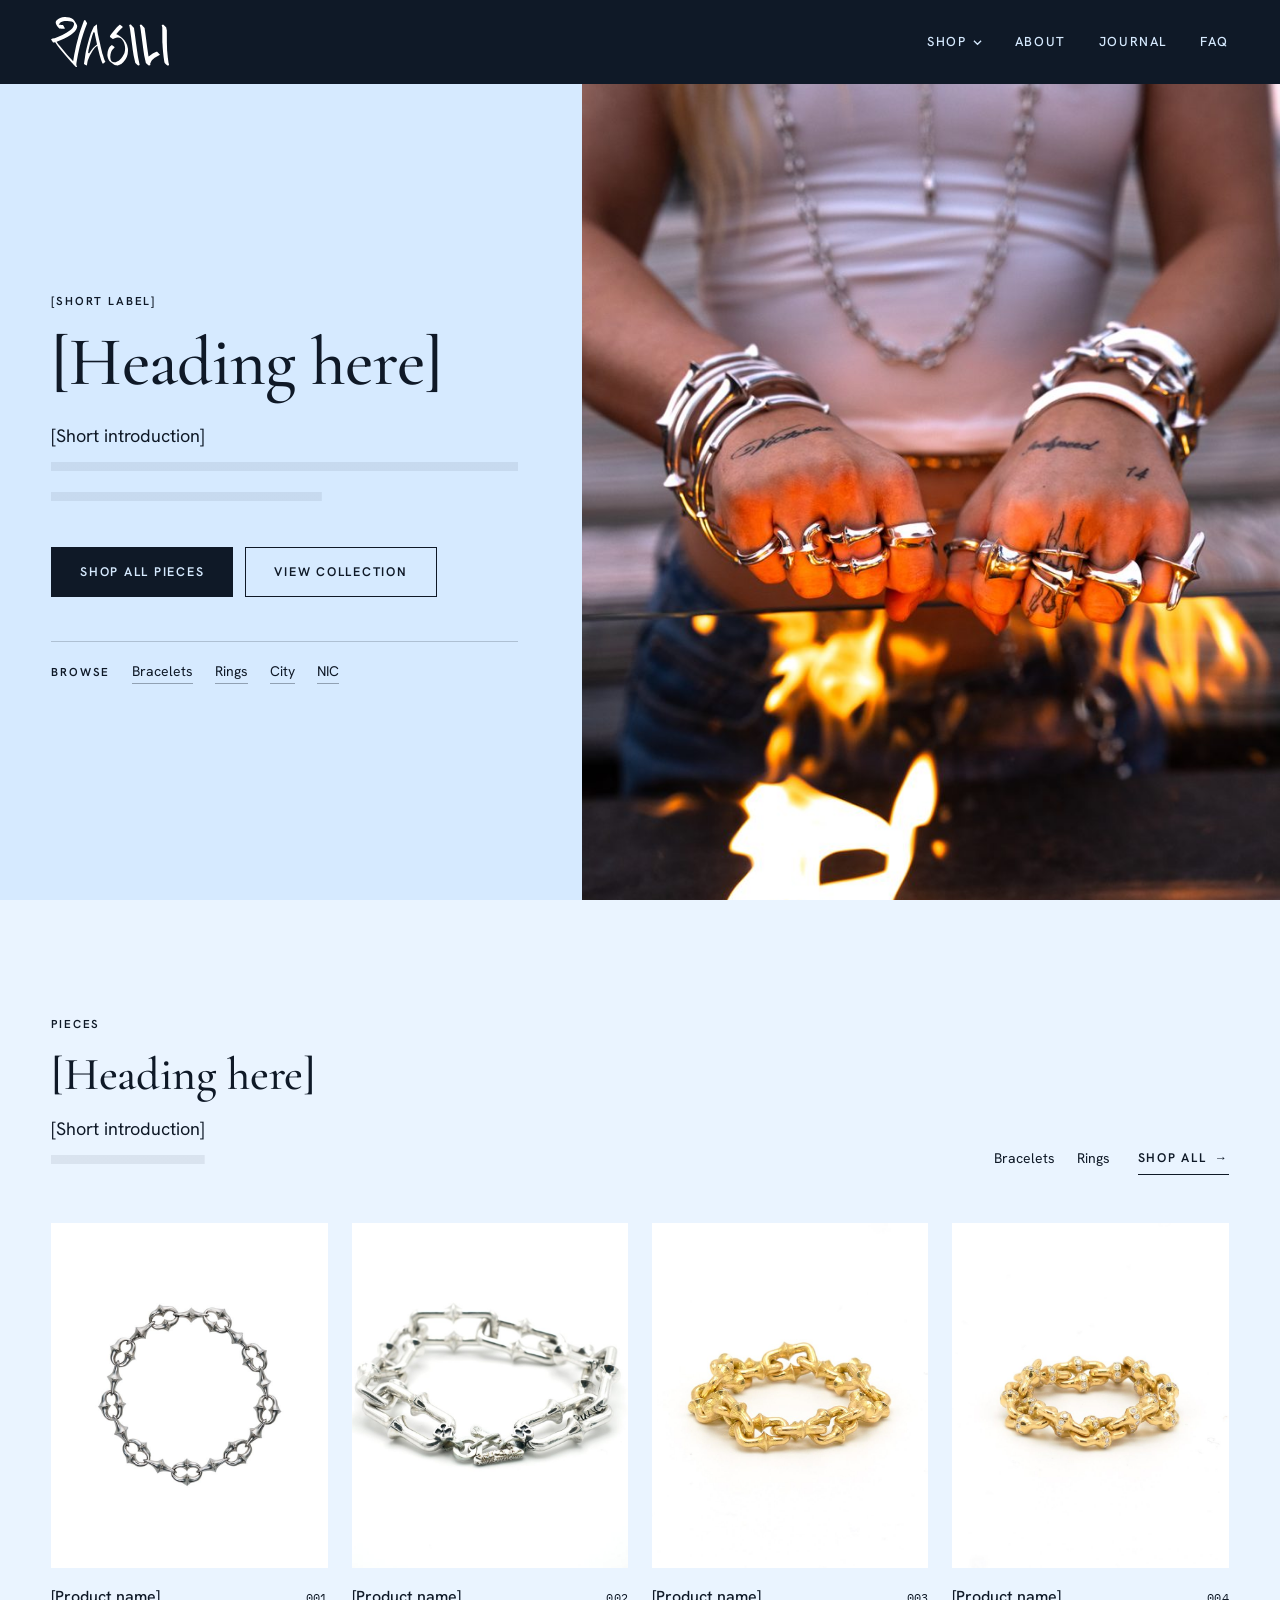
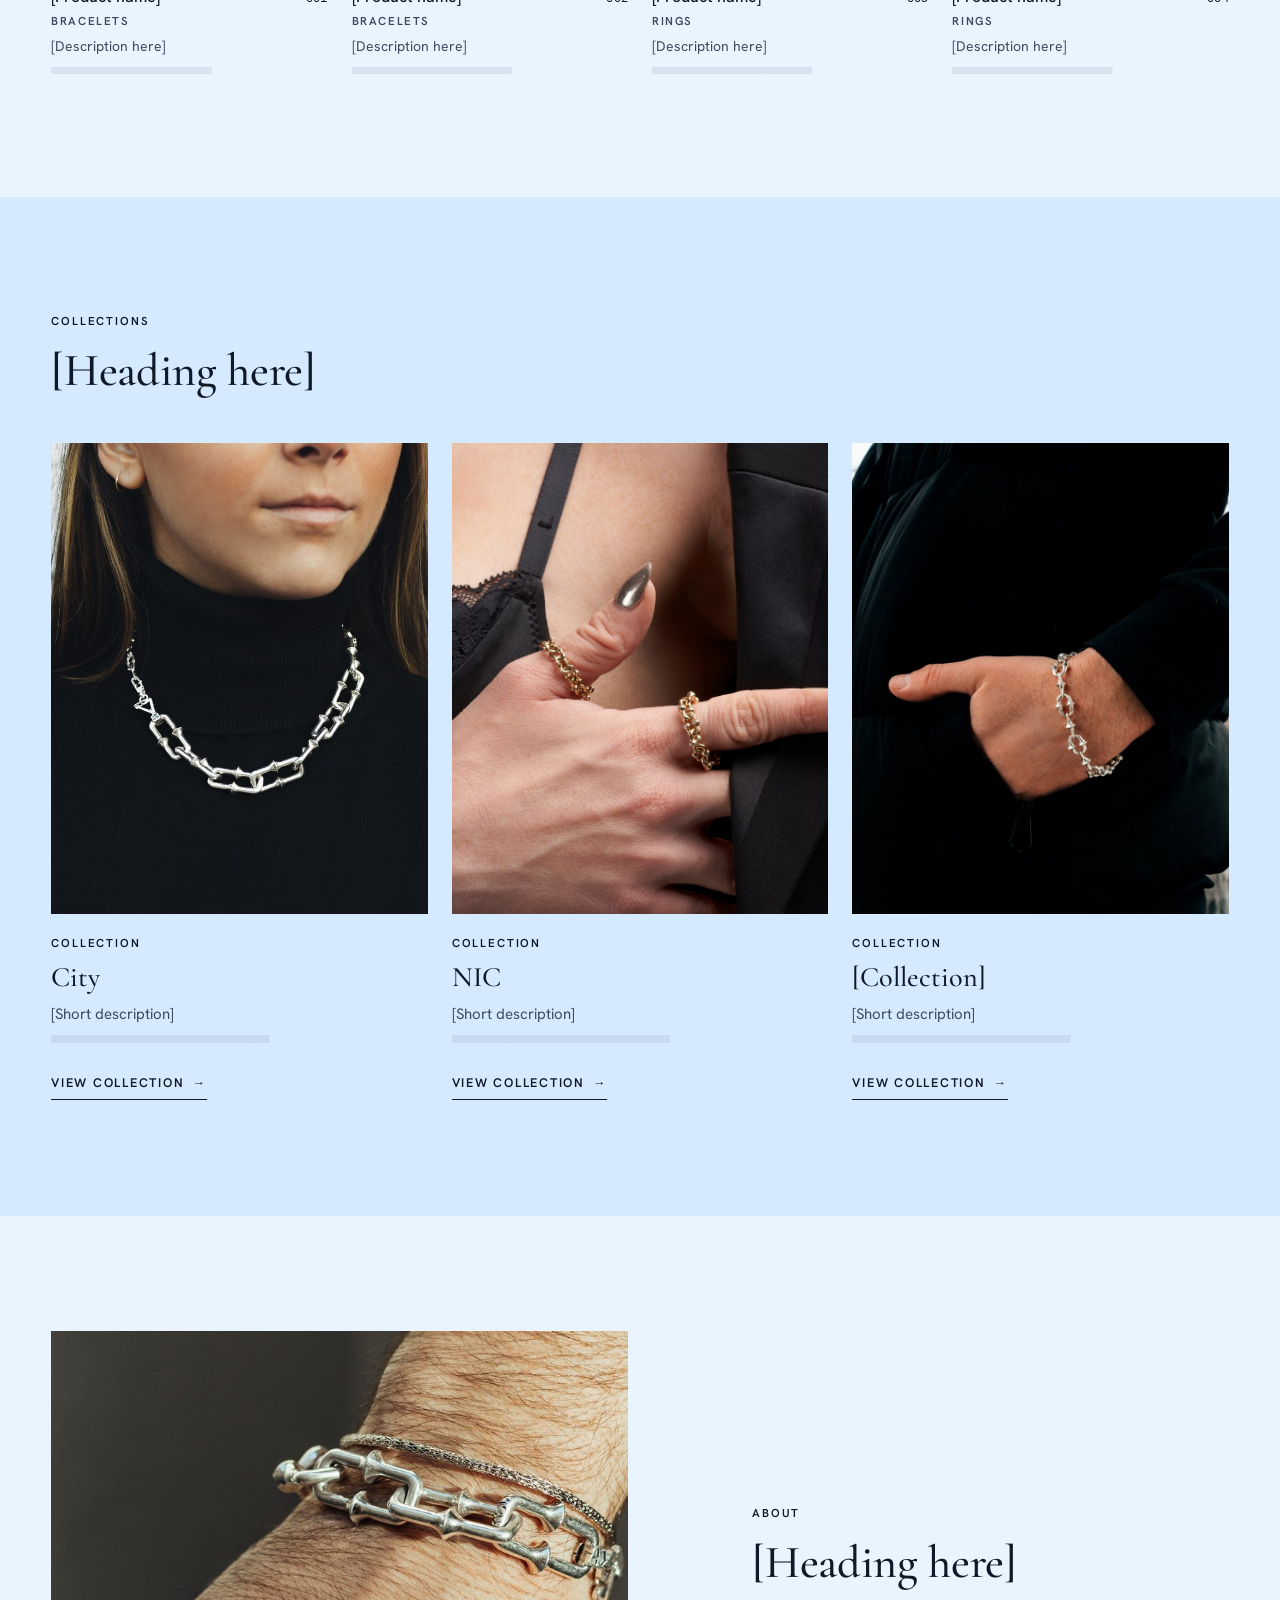
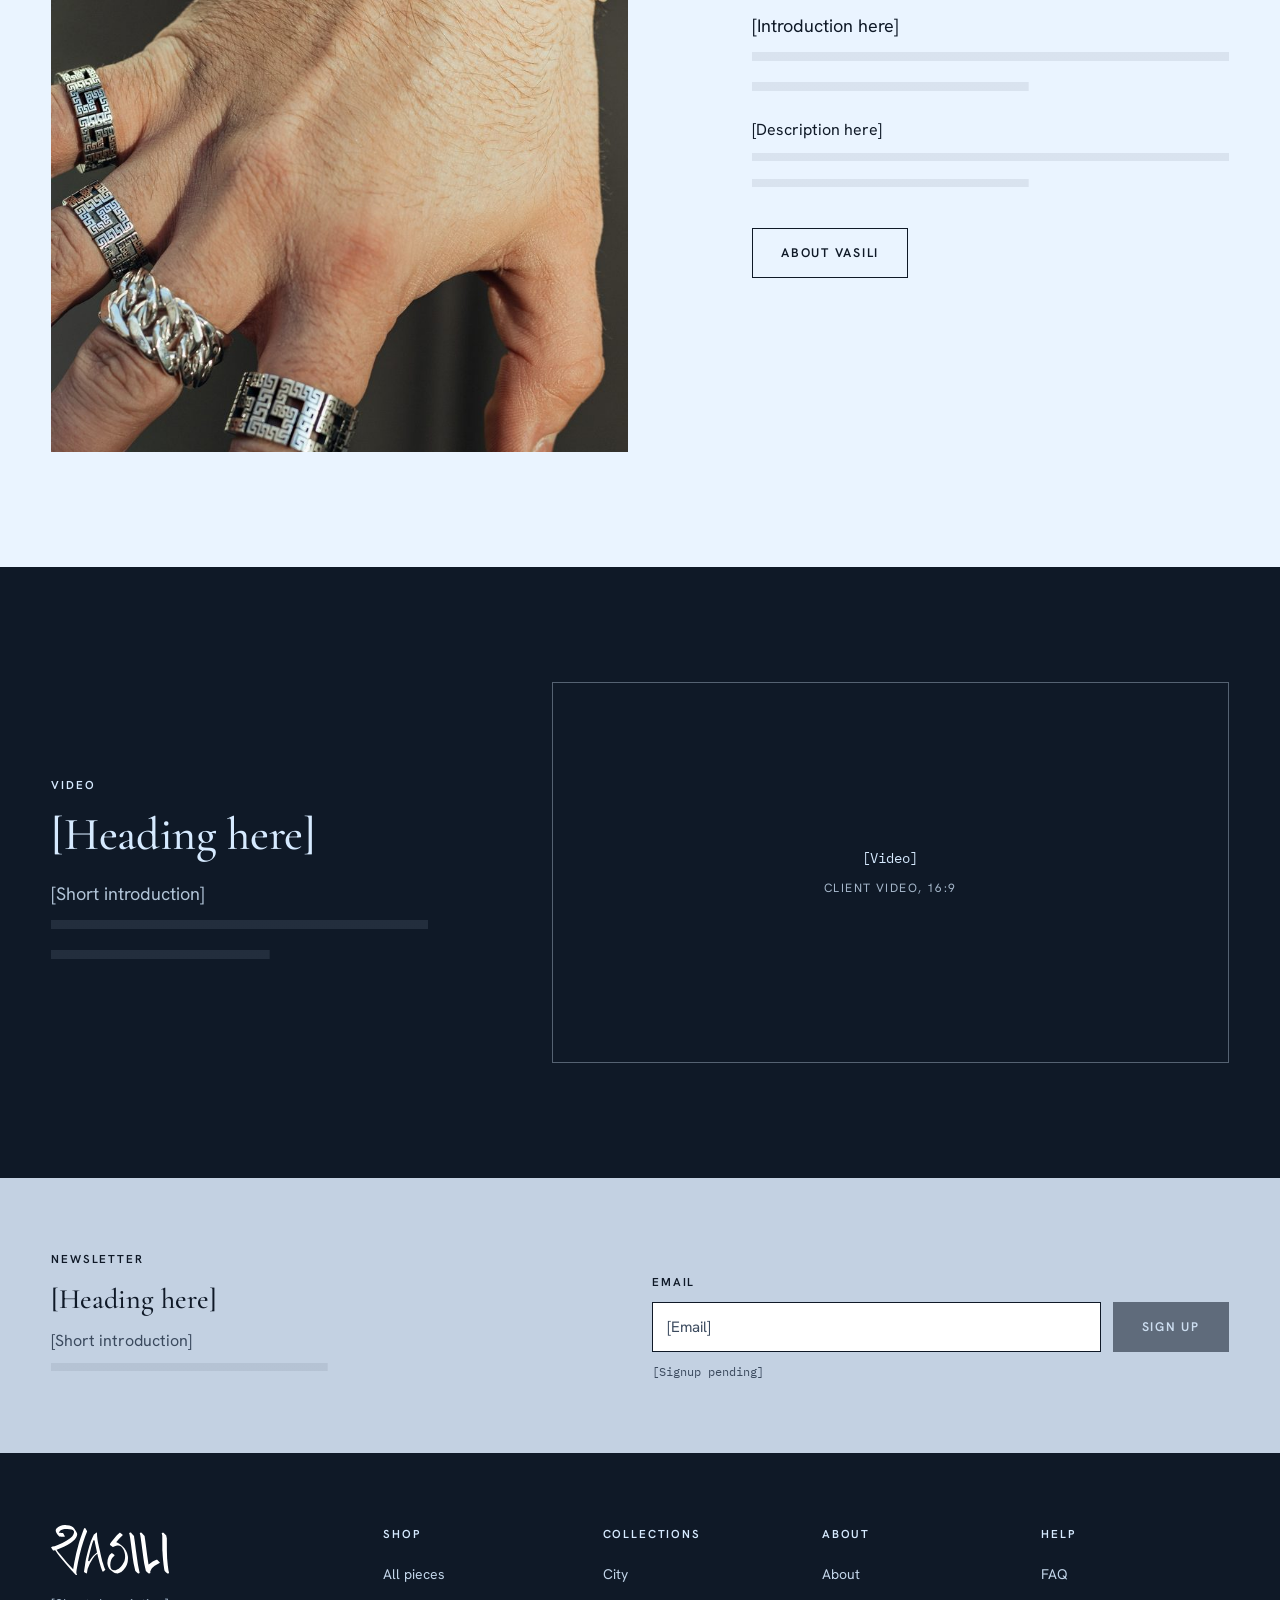
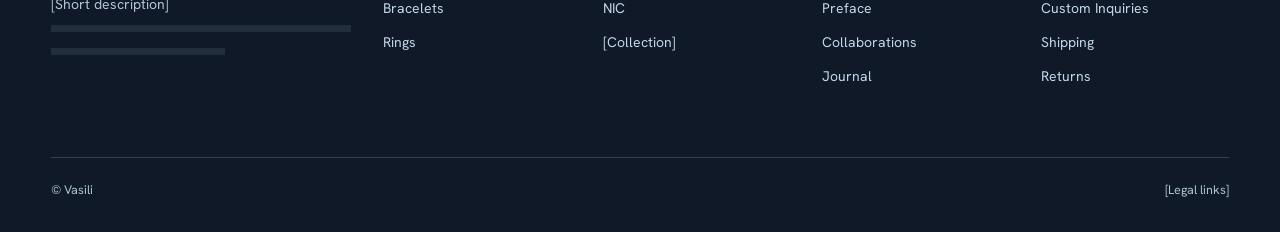
<file: index.html>
<!doctype html>
<html lang="en">
<head>
<meta charset="utf-8">
<meta name="viewport" content="width=device-width, initial-scale=1">
<title>Vasili</title>
<meta name="robots" content="noindex">
<link rel="preload" href="assets/fonts/cormorant-garamond-latin.woff2" as="font" type="font/woff2" crossorigin>
<link rel="preload" href="assets/fonts/hanken-grotesk-latin.woff2" as="font" type="font/woff2" crossorigin>
<link rel="stylesheet" href="css/site.css">
</head>
<body data-page="home">
<div id="chrome"></div>

<main id="main">
  <section class="hero" aria-labelledby="hero-title">
    <div class="hero__text">
      <span class="eyebrow">[Short label]</span>
      <h1 class="display" id="hero-title">[Heading here]</h1>
      <p class="lead ph ph-2">[Short introduction]</p>
      <div class="btn-row">
        <a class="btn" href="pieces.html">Shop all pieces</a>
        <a class="btn btn--ghost" href="collection.html?id=city">View collection</a>
      </div>
      <nav class="hero__browse" aria-label="Browse">
        <span>Browse</span>
        <a href="pieces.html?cat=bracelets">Bracelets</a>
        <a href="pieces.html?cat=rings">Rings</a>
        <a href="collection.html?id=city">City</a>
        <a href="collection.html?id=nic">NIC</a>
      </nav>
    </div>
    <div class="hero__media" id="hero-media"></div>
  </section>

  <section class="sec sec--soft" aria-labelledby="featured-title">
    <div class="wrap">
      <div class="sec-head">
        <div class="sec-head__text">
          <span class="eyebrow">Pieces</span>
          <h2 class="h2" id="featured-title">[Heading here]</h2>
          <p class="lead ph ph-1">[Short introduction]</p>
        </div>
        <div class="sec-head__aside">
          <ul class="cat-links" aria-label="Categories">
            <li><a href="pieces.html?cat=bracelets">Bracelets</a></li>
            <li><a href="pieces.html?cat=rings">Rings</a></li>
          </ul>
          <a class="link" href="pieces.html">Shop all <span class="arr" aria-hidden="true">&rarr;</span></a>
        </div>
      </div>
      <ul class="pgrid" id="featured"></ul>
    </div>
  </section>

  <section class="sec" aria-labelledby="coll-title">
    <div class="wrap">
      <div class="sec-head">
        <div class="sec-head__text">
          <span class="eyebrow">Collections</span>
          <h2 class="h2" id="coll-title">[Heading here]</h2>
        </div>
      </div>
      <ul class="ctiles" id="ctiles"></ul>
    </div>
  </section>

  <section class="sec sec--soft" aria-labelledby="about-title">
    <div class="wrap split">
      <div class="split__media" id="about-media"></div>
      <div class="split__text">
        <span class="eyebrow">About</span>
        <h2 class="h2" id="about-title">[Heading here]</h2>
        <div class="body-copy">
          <p class="lead ph ph-2">[Introduction here]</p>
          <p class="ph ph-2">[Description here]</p>
        </div>
        <a class="btn btn--ghost" href="studio.html">About Vasili</a>
      </div>
    </div>
  </section>

  <section class="sec band--navy" aria-labelledby="video-title">
    <div class="wrap video-band">
      <div class="video-band__text">
        <span class="eyebrow">Video</span>
        <h2 class="h2" id="video-title">[Heading here]</h2>
        <p class="lead muted ph ph-2">[Short introduction]</p>
      </div>
      <div class="video-band__frame">
        <div class="placement r-169" role="img" aria-label="Reserved space for a future client video">
          <span class="placement__label">[Video]</span>
          <span class="placement__note">Client video, 16:9</span>
        </div>
      </div>
    </div>
  </section>
</main>

<div id="site-end"></div>

<script src="data/site-data.js"></script>
<script src="js/site.js"></script>
<script src="js/home.js"></script>
</body>
</html>
</file>
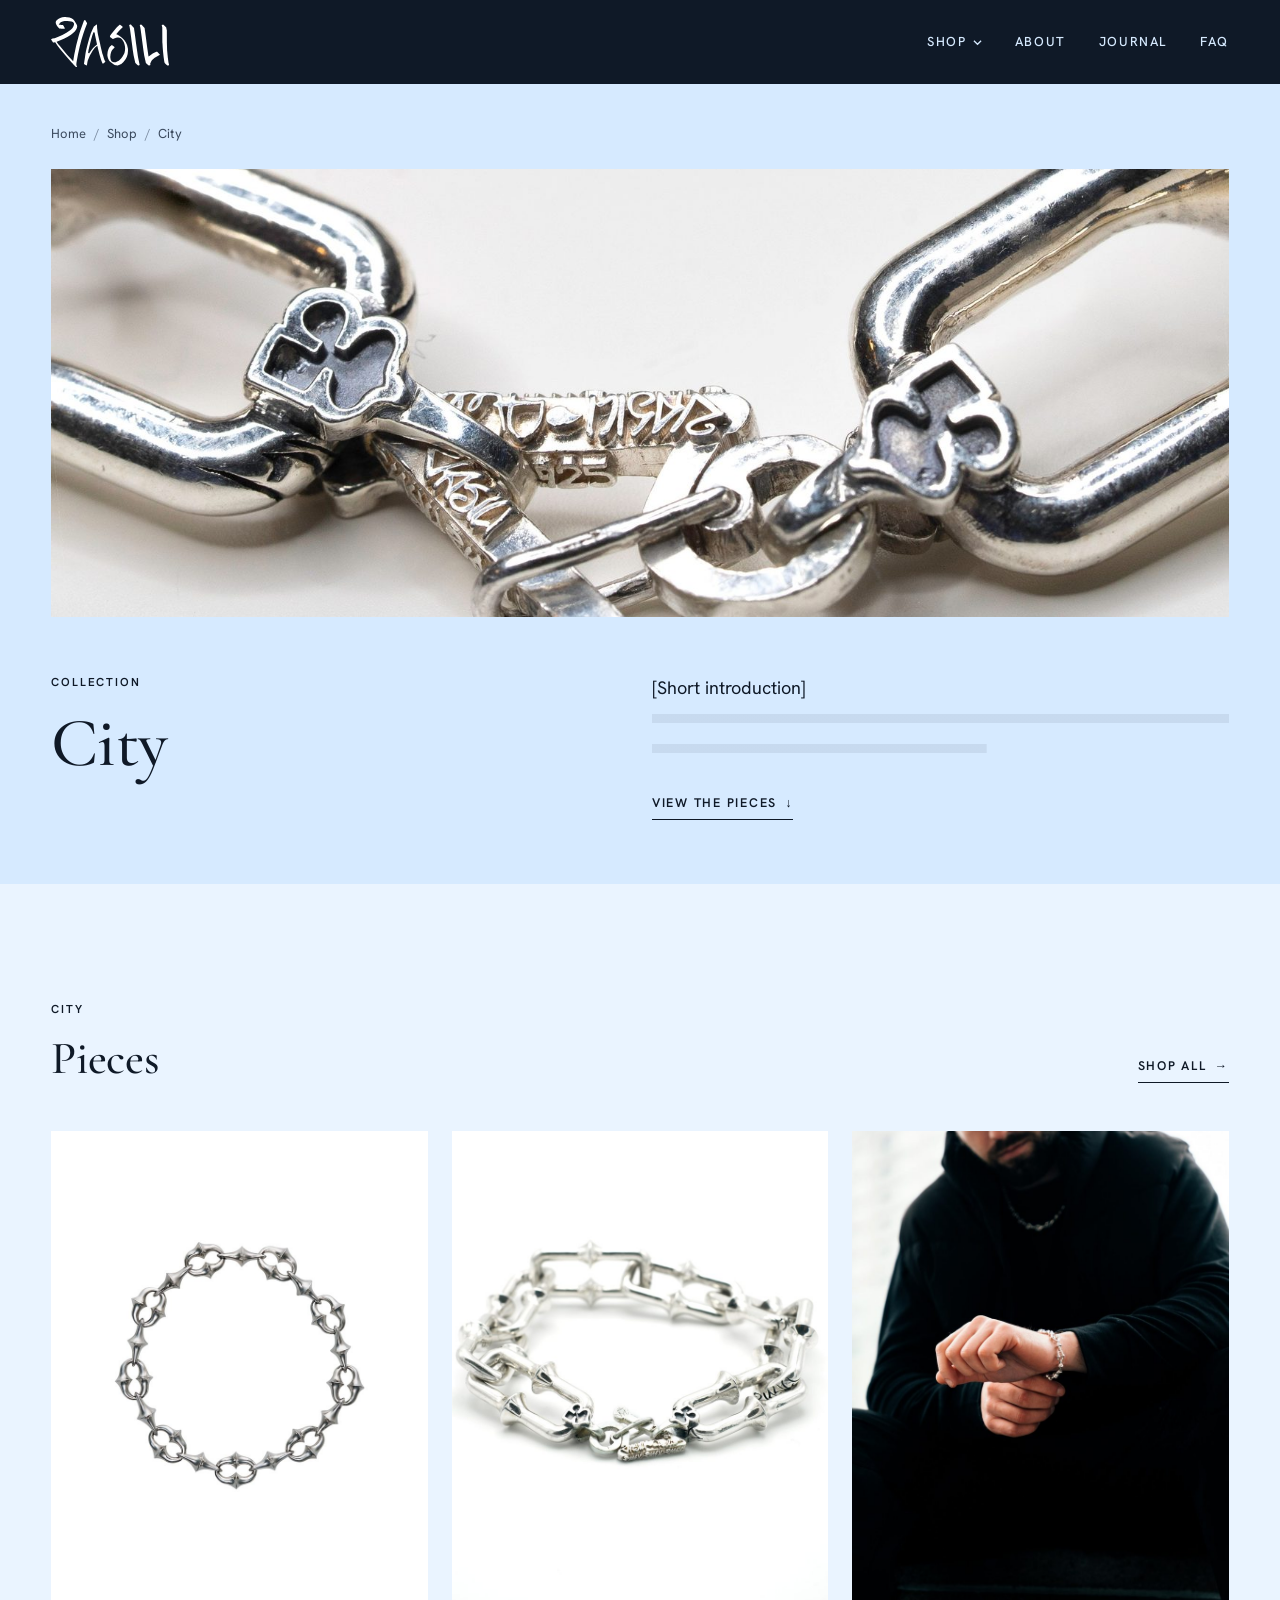
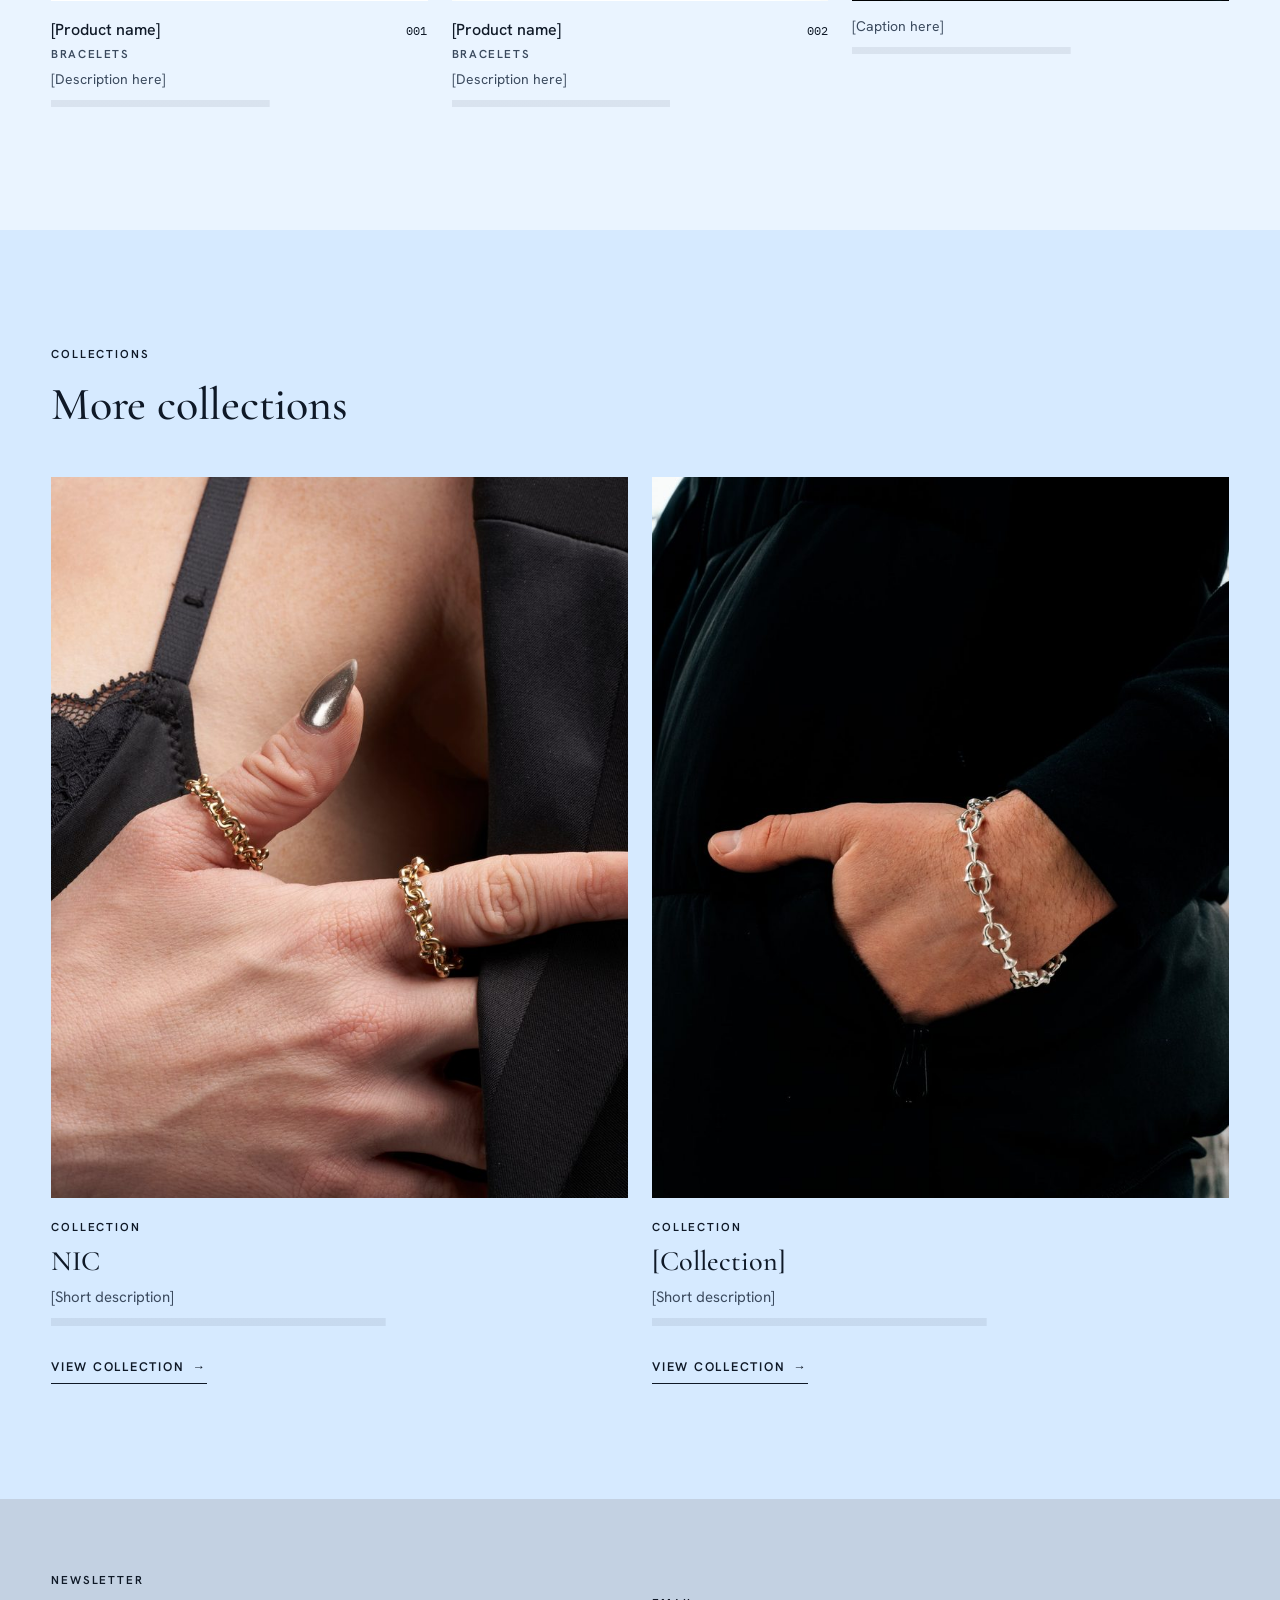
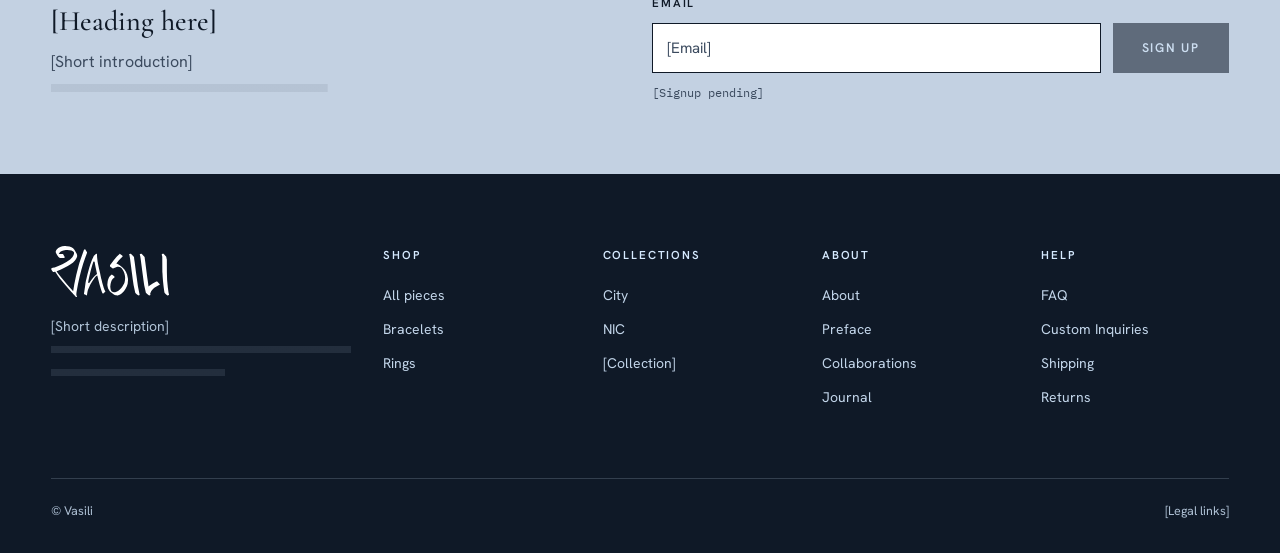
<file: collection.html>
<!doctype html>
<html lang="en">
<head>
<meta charset="utf-8">
<meta name="viewport" content="width=device-width, initial-scale=1">
<title>Collection | Vasili</title>
<meta name="robots" content="noindex">
<link rel="preload" href="assets/fonts/cormorant-garamond-latin.woff2" as="font" type="font/woff2" crossorigin>
<link rel="preload" href="assets/fonts/hanken-grotesk-latin.woff2" as="font" type="font/woff2" crossorigin>
<link rel="stylesheet" href="css/site.css">
</head>
<body data-page="shop">
<div id="chrome"></div>

<main id="main">
  <div id="coll"></div>
</main>

<div id="site-end"></div>

<script src="data/site-data.js"></script>
<script src="js/site.js"></script>
<script src="js/collection.js"></script>
</body>
</html>
</file>
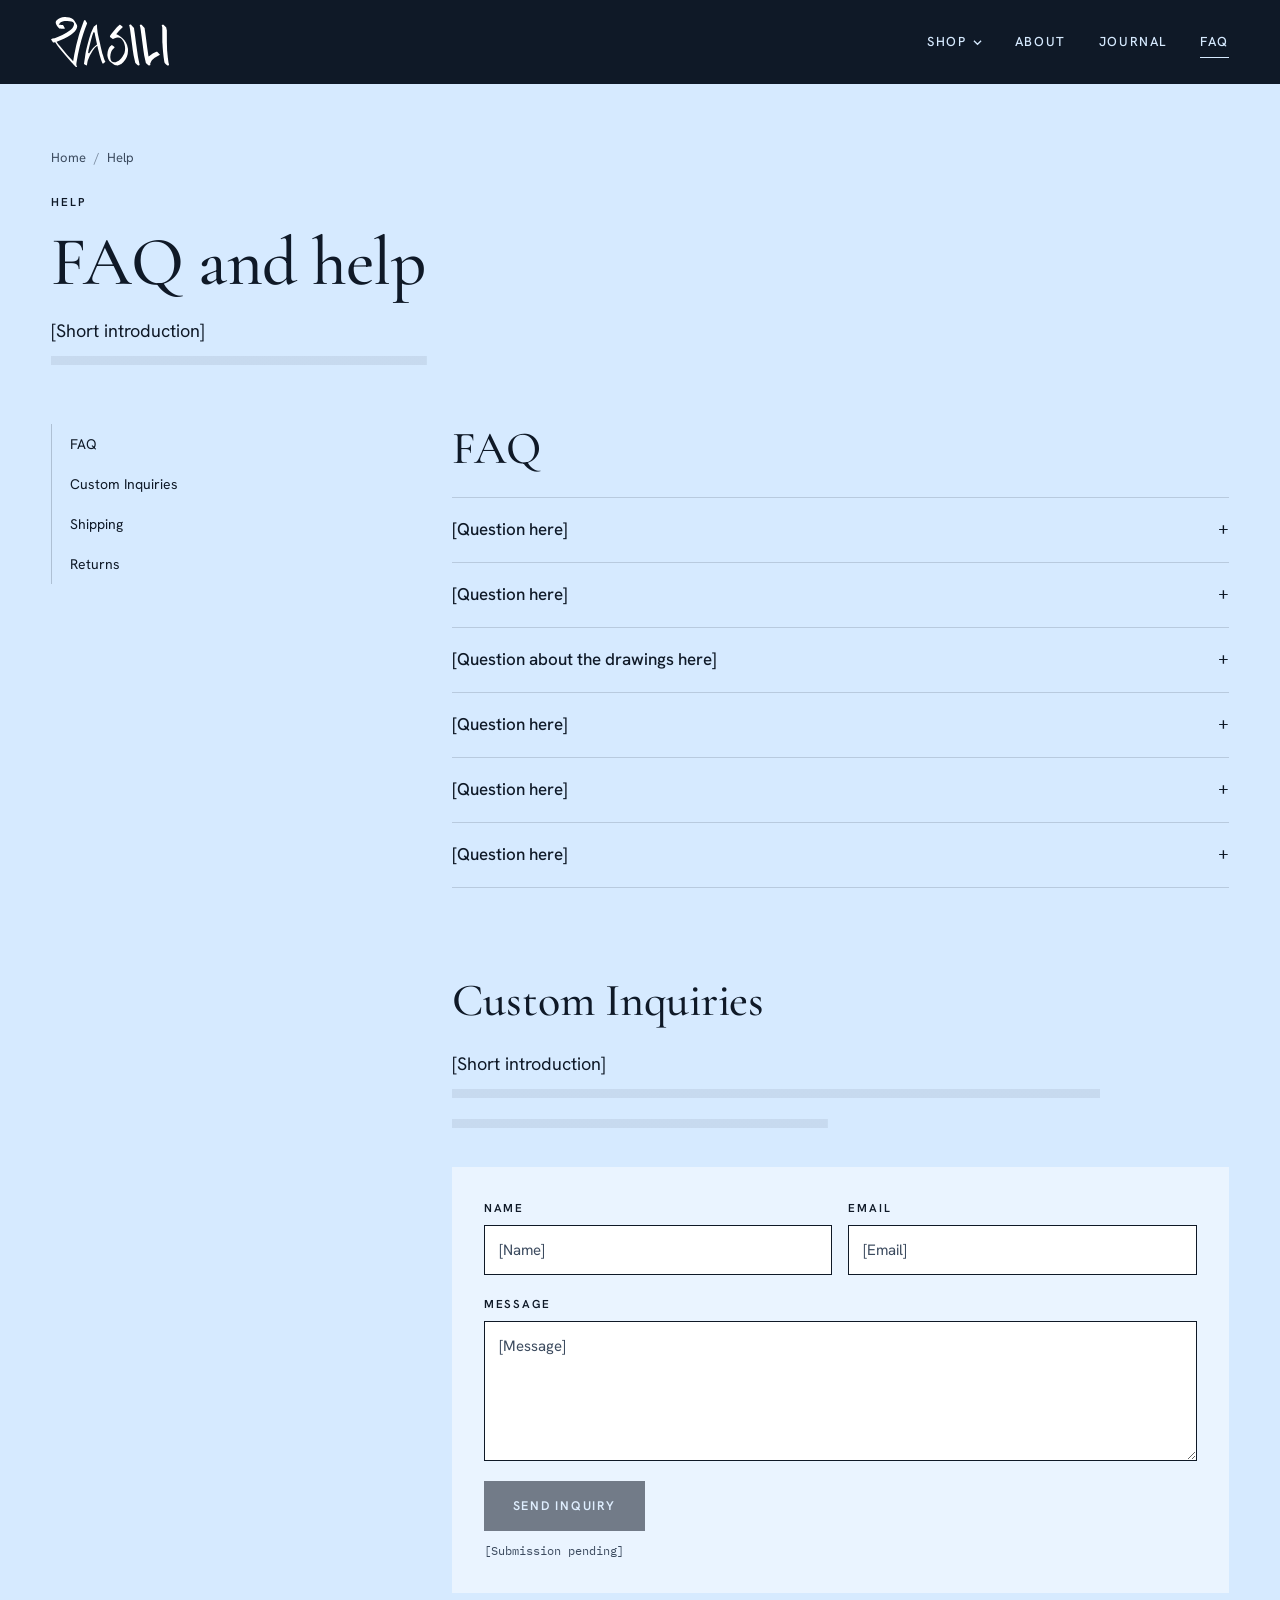
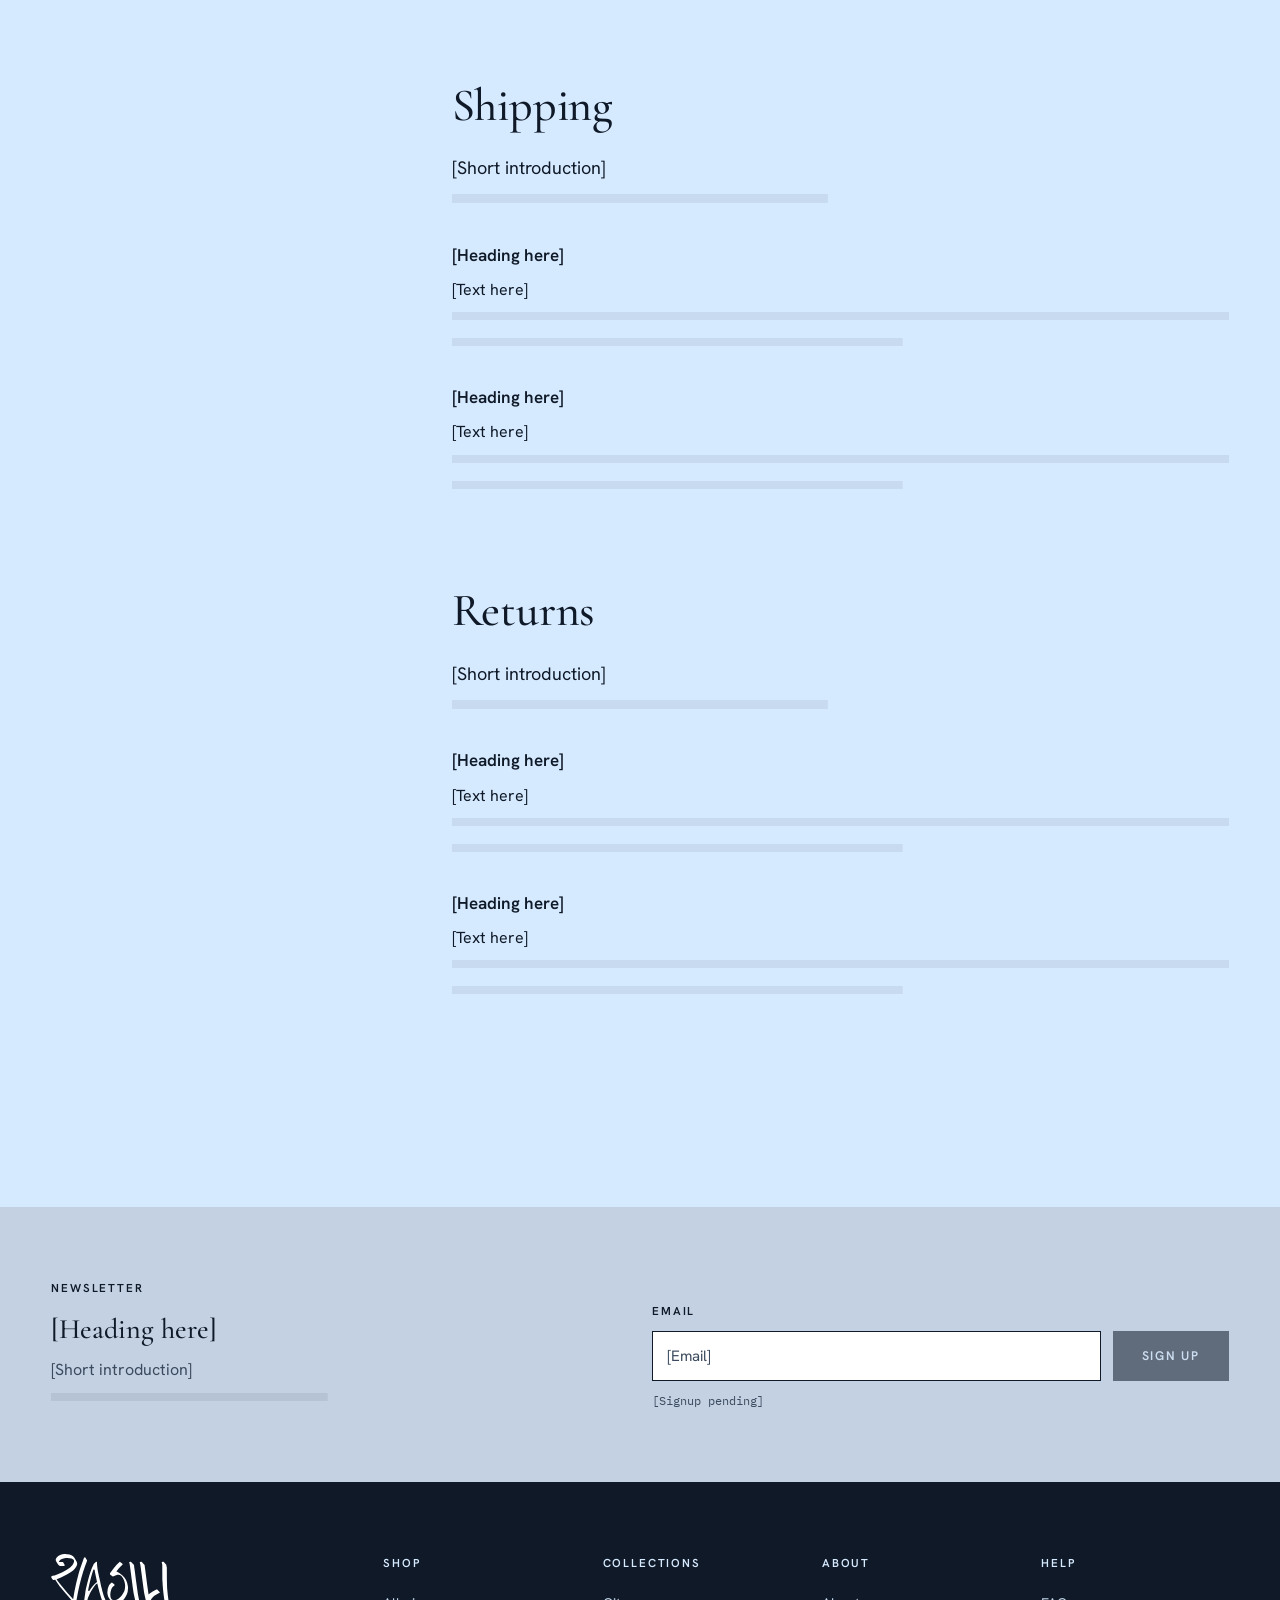
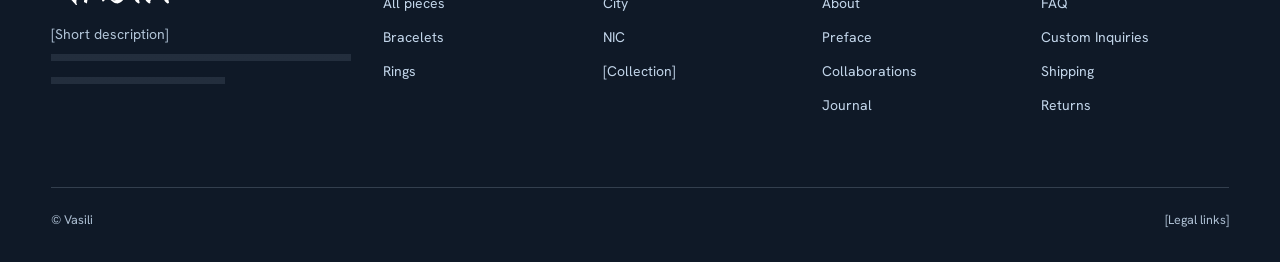
<file: info.html>
<!doctype html>
<html lang="en">
<head>
<meta charset="utf-8">
<meta name="viewport" content="width=device-width, initial-scale=1">
<title>FAQ and help | Vasili</title>
<meta name="robots" content="noindex">
<link rel="preload" href="assets/fonts/cormorant-garamond-latin.woff2" as="font" type="font/woff2" crossorigin>
<link rel="preload" href="assets/fonts/hanken-grotesk-latin.woff2" as="font" type="font/woff2" crossorigin>
<link rel="stylesheet" href="css/site.css">
</head>
<body data-page="info">
<div id="chrome"></div>

<main id="main">
  <div class="wrap">
    <header class="page-head">
      <ol class="crumbs"><li><a href="index.html">Home</a></li><li>Help</li></ol>
      <span class="eyebrow">Help</span>
      <h1 class="display">FAQ and help</h1>
      <p class="lead ph ph-1">[Short introduction]</p>
    </header>
    <div class="info-layout">
      <ul class="info-toc" aria-label="Sections">
        <li><a href="#faq">FAQ</a></li>
        <li><a href="#custom">Custom Inquiries</a></li>
        <li><a href="#shipping">Shipping</a></li>
        <li><a href="#returns">Returns</a></li>
      </ul>
      <div class="info-main">
        <section class="info-sec faq" id="faq" aria-labelledby="faq-h">
          <h2 class="h2" id="faq-h">FAQ</h2>
          <details><summary>[Question here]</summary><div class="answer"><p>[Answer here]</p></div></details>
          <details><summary>[Question here]</summary><div class="answer"><p>[Answer here]</p></div></details>
          <details id="faq-origin"><summary>[Question about the drawings here]</summary><div class="answer"><p>[Answer here]</p><p><a href="origin.html?entry=faq">See origin</a></p></div></details>
          <details><summary>[Question here]</summary><div class="answer"><p>[Answer here]</p></div></details>
          <details><summary>[Question here]</summary><div class="answer"><p>[Answer here]</p></div></details>
          <details><summary>[Question here]</summary><div class="answer"><p>[Answer here]</p></div></details>
        </section>

        <section class="info-sec" id="custom" aria-labelledby="custom-h">
          <h2 class="h2" id="custom-h">Custom Inquiries</h2>
          <p class="lead ph ph-2">[Short introduction]</p>
          <form class="inquiry" novalidate data-inert-form aria-describedby="inq-pending">
            <div class="form-2">
              <div class="form-row"><label for="inq-name">Name</label><input class="field" id="inq-name" type="text" placeholder="[Name]" autocomplete="off"></div>
              <div class="form-row"><label for="inq-email">Email</label><input class="field" id="inq-email" type="email" placeholder="[Email]" autocomplete="off"></div>
            </div>
            <div class="form-row"><label for="inq-text">Message</label><textarea class="field" id="inq-text" placeholder="[Message]"></textarea></div>
            <button type="submit" class="btn" disabled>Send inquiry</button>
            <span class="pending" id="inq-pending">[Submission pending]</span>
          </form>
        </section>

        <section class="info-sec policy" id="shipping" aria-labelledby="shipping-h">
          <h2 class="h2" id="shipping-h">Shipping</h2>
          <p class="lead ph ph-1">[Short introduction]</p>
          <h3>[Heading here]</h3>
          <p class="ph ph-2">[Text here]</p>
          <h3>[Heading here]</h3>
          <p class="ph ph-2">[Text here]</p>
        </section>

        <section class="info-sec policy" id="returns" aria-labelledby="returns-h">
          <h2 class="h2" id="returns-h">Returns</h2>
          <p class="lead ph ph-1">[Short introduction]</p>
          <h3>[Heading here]</h3>
          <p class="ph ph-2">[Text here]</p>
          <h3>[Heading here]</h3>
          <p class="ph ph-2">[Text here]</p>
        </section>
      </div>
    </div>
  </div>
</main>

<div id="site-end"></div>

<script src="data/site-data.js"></script>
<script src="js/site.js"></script>
<script src="js/info.js"></script>
</body>
</html>
</file>
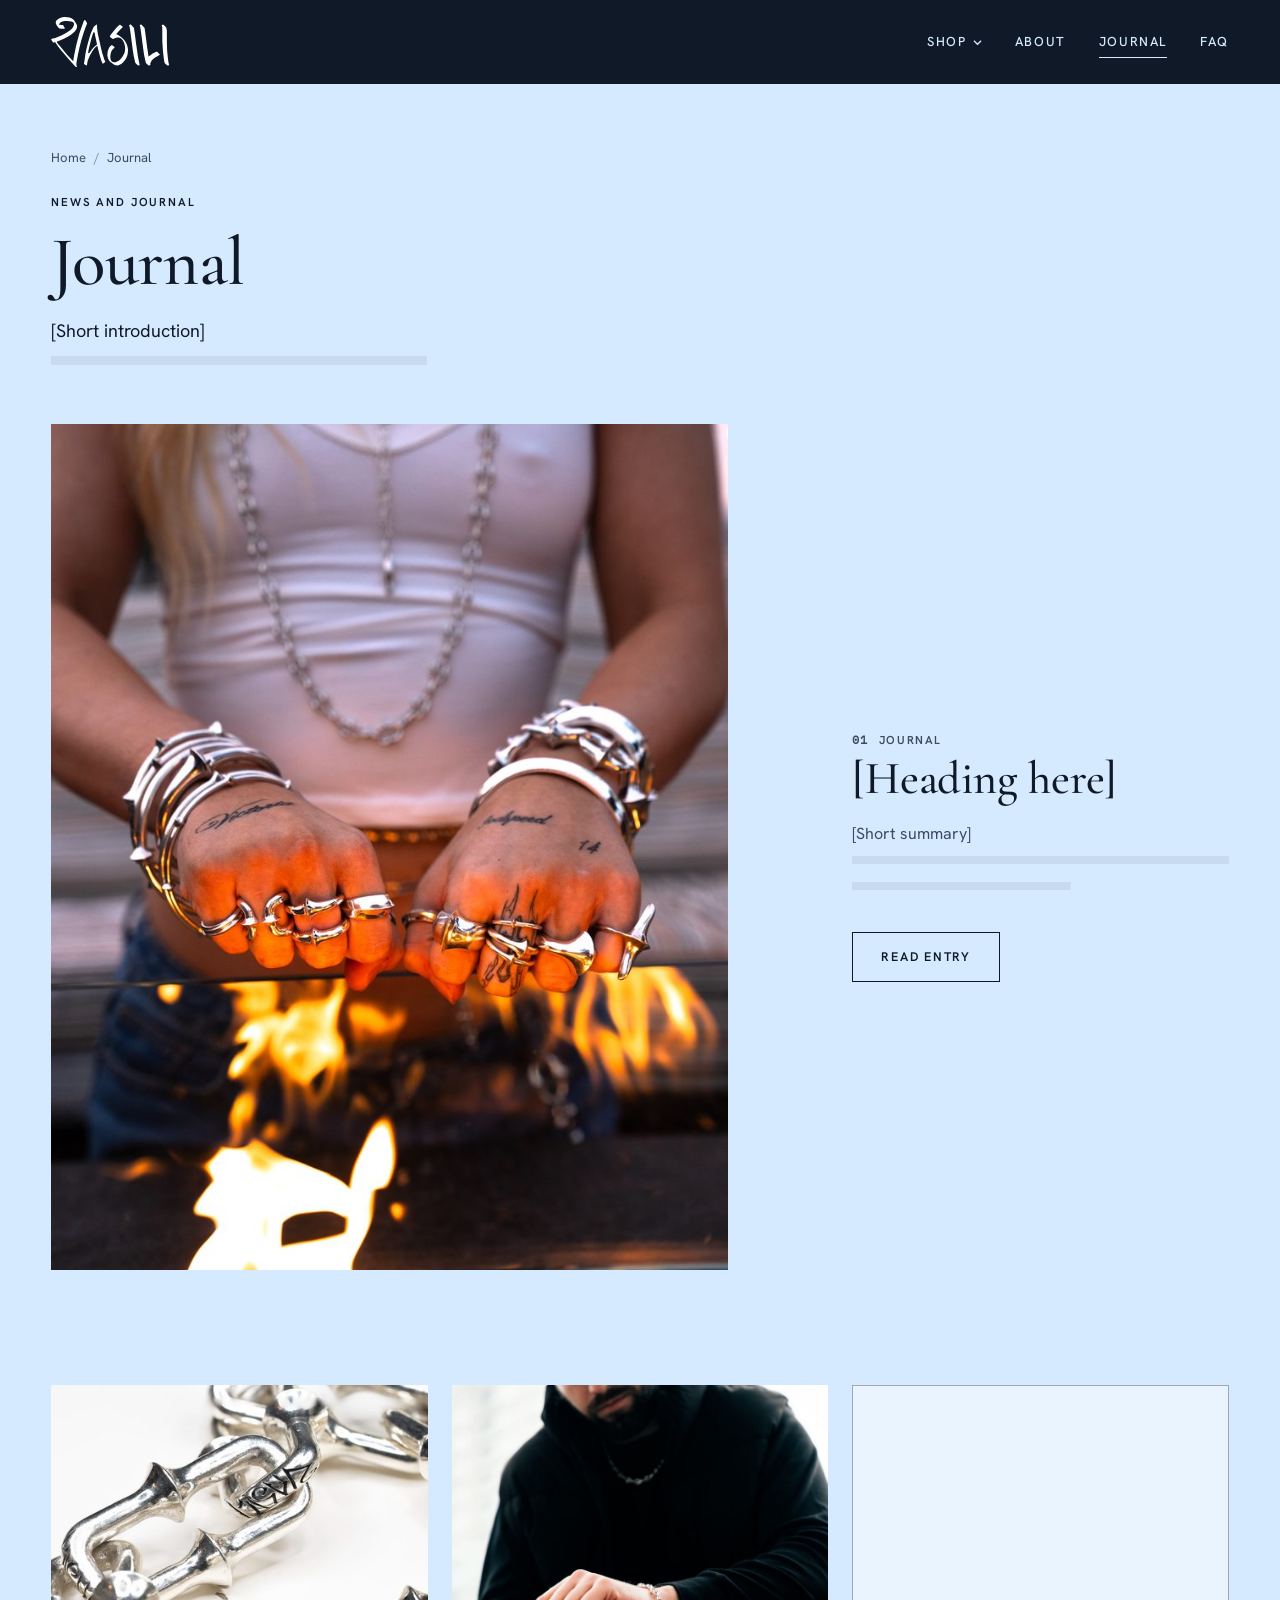
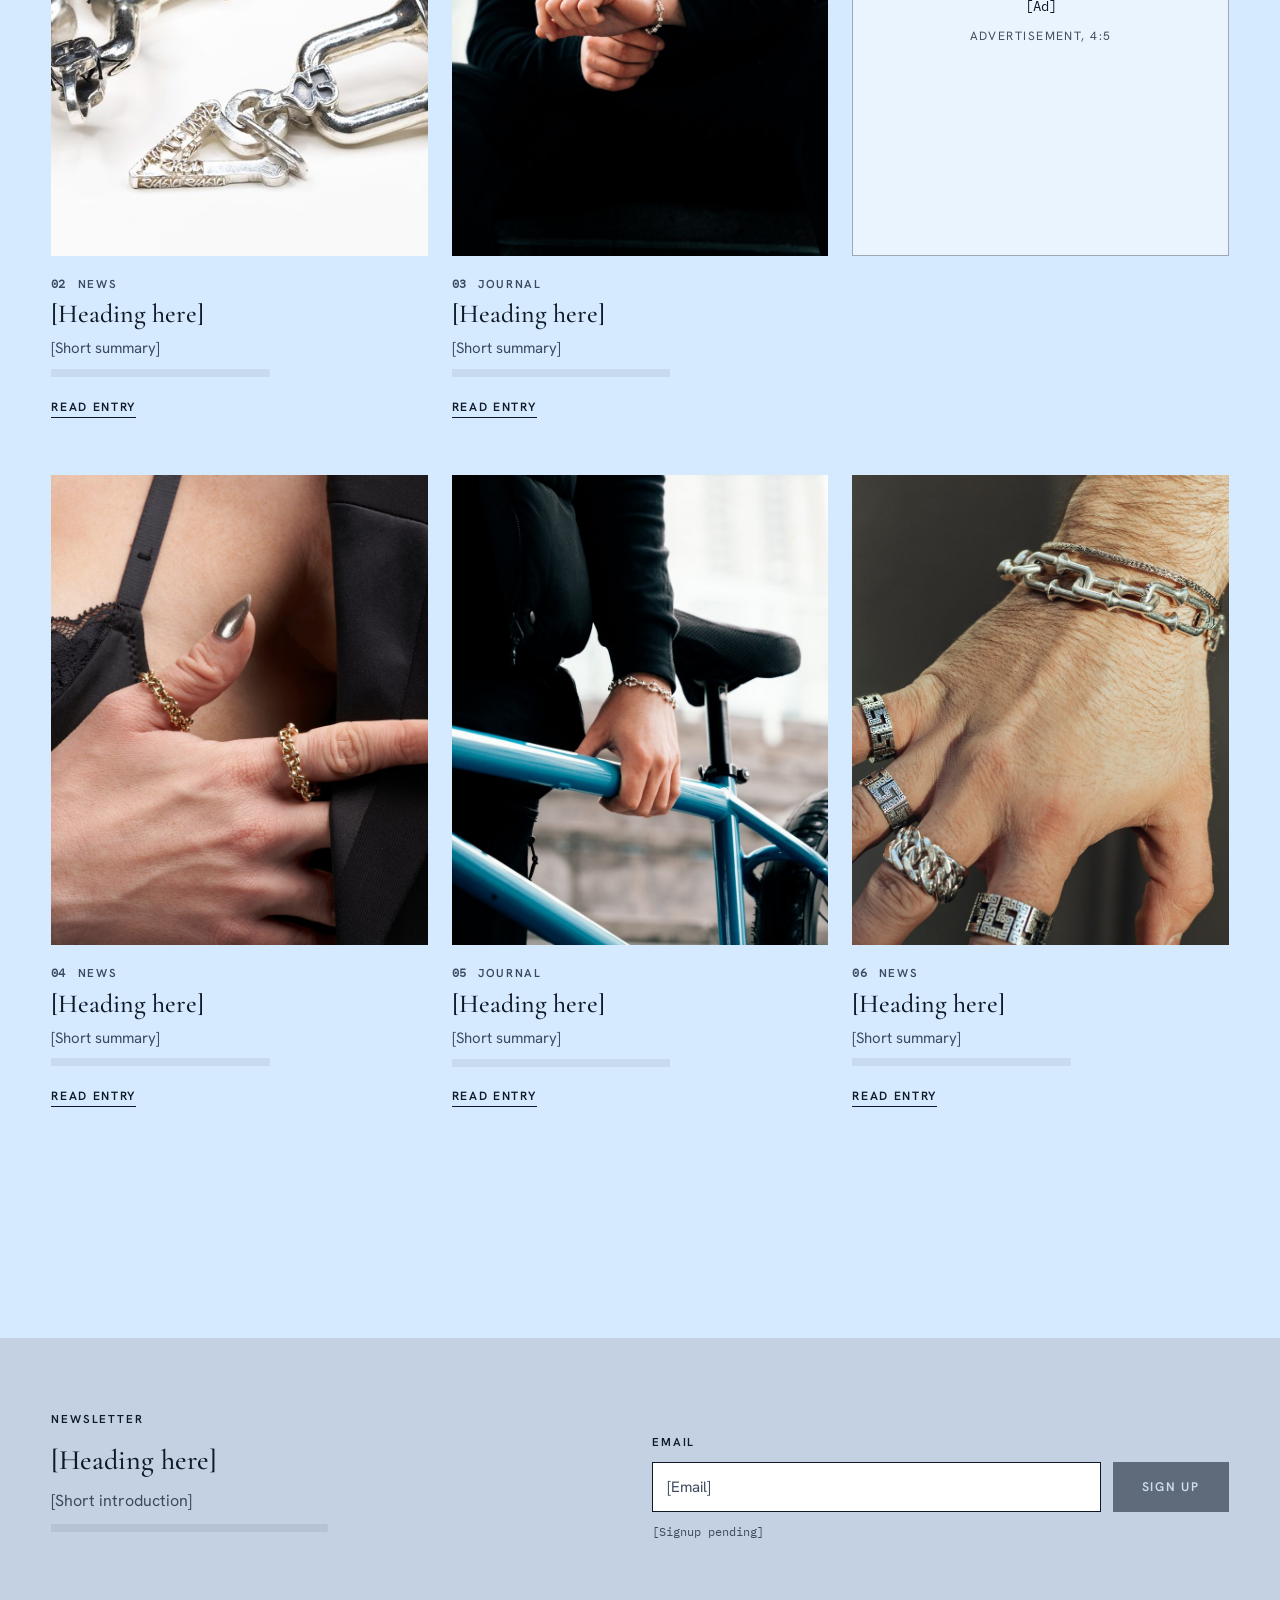
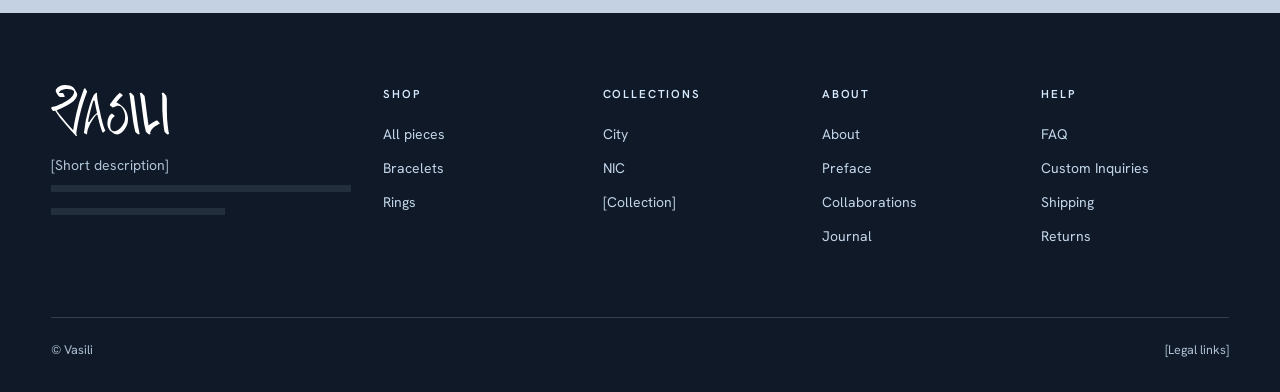
<file: journal.html>
<!doctype html>
<html lang="en">
<head>
<meta charset="utf-8">
<meta name="viewport" content="width=device-width, initial-scale=1">
<title>Journal | Vasili</title>
<meta name="robots" content="noindex">
<link rel="preload" href="assets/fonts/cormorant-garamond-latin.woff2" as="font" type="font/woff2" crossorigin>
<link rel="preload" href="assets/fonts/hanken-grotesk-latin.woff2" as="font" type="font/woff2" crossorigin>
<link rel="stylesheet" href="css/site.css">
</head>
<body data-page="journal">
<div id="chrome"></div>

<main id="main">
  <div class="wrap">
    <header class="page-head">
      <ol class="crumbs"><li><a href="index.html">Home</a></li><li>Journal</li></ol>
      <span class="eyebrow">News and journal</span>
      <h1 class="display">Journal</h1>
      <p class="lead ph ph-1">[Short introduction]</p>
    </header>
    <div id="jr-feature"></div>
    <ul class="jr-grid" id="jr"></ul>
  </div>
  <div class="sec"></div>

  <dialog class="dlg jr-dlg" id="jr-dlg" aria-labelledby="jr-dlg-title"></dialog>
</main>

<div id="site-end"></div>

<script src="data/site-data.js"></script>
<script src="js/site.js"></script>
<script src="js/journal.js"></script>
</body>
</html>
</file>
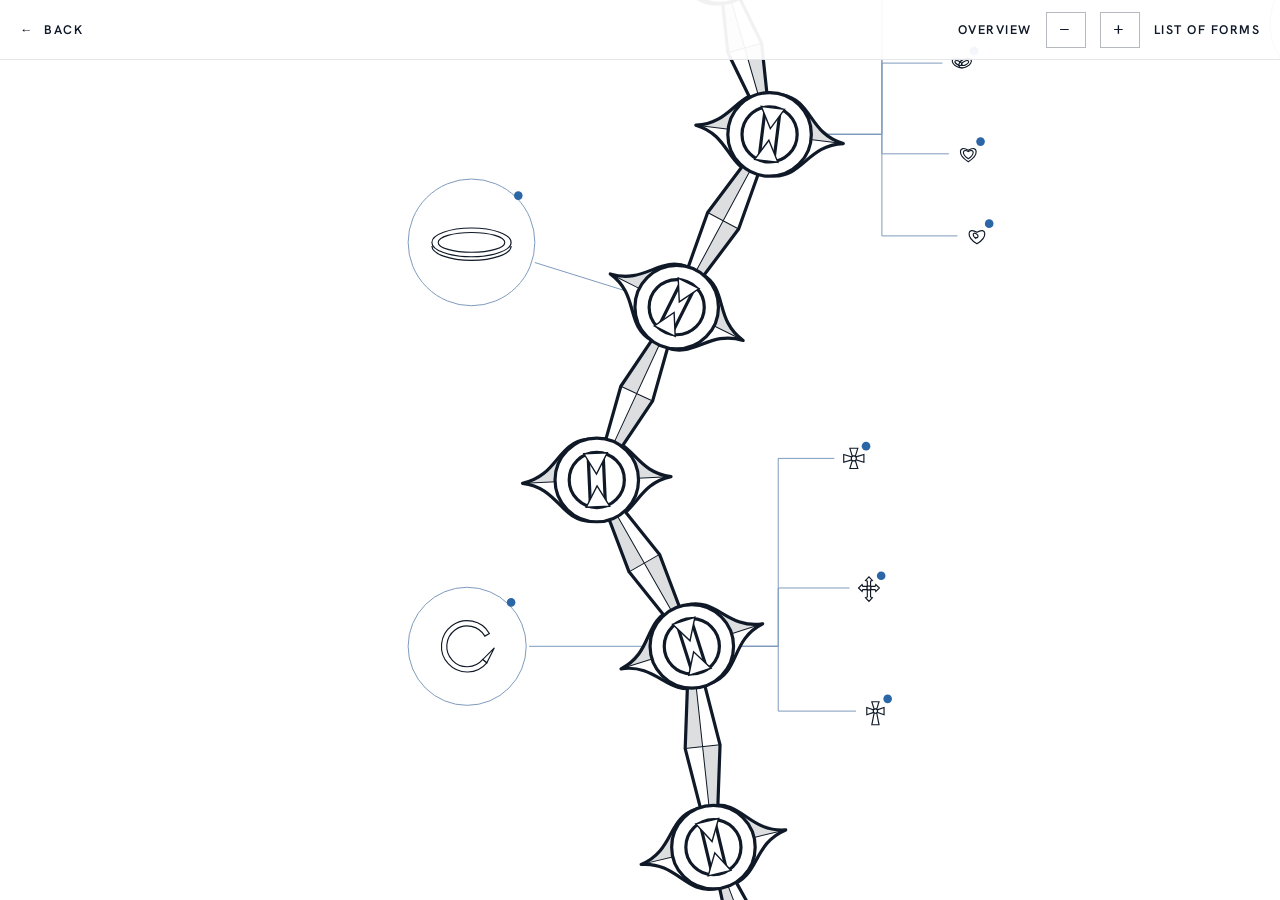
<file: origin.html>
<!doctype html>
<html lang="en">
<head>
<meta charset="utf-8">
<meta name="viewport" content="width=device-width, initial-scale=1">
<title>Origin | Vasili</title>
<meta name="robots" content="noindex, nofollow">
<link rel="preload" href="assets/fonts/hanken-grotesk-latin.woff2" as="font" type="font/woff2" crossorigin>
<link rel="stylesheet" href="css/site.css">
<link rel="stylesheet" href="css/origin.css">
</head>
<body class="origin" data-page="origin">
<a class="skip" href="#o-list-btn">Skip to the form list</a>
<main id="main" class="o-main">
  <h1 class="visually-hidden">Origin drawing</h1>

  <div class="o-map" id="o-map">
    <svg id="o-svg" role="group" aria-label="Drawing. Drag to pan, use the plus and minus controls to zoom. Each form is a button." tabindex="0">
      <g id="o-world"></g>
    </svg>
  </div>

  <div class="o-top">
    <a class="tbtn o-back" id="o-back" href="info.html#faq-origin">Back</a>
    <div class="o-tools" role="toolbar" aria-label="Map controls">
      <button type="button" class="tbtn" id="o-overview">Overview</button>
      <button type="button" class="tbtn o-zoom" id="o-zoom-out" aria-label="Zoom out">&minus;</button>
      <button type="button" class="tbtn o-zoom" id="o-zoom-in" aria-label="Zoom in">+</button>
      <button type="button" class="tbtn" id="o-list-btn" aria-haspopup="dialog">List of forms</button>
    </div>
  </div>

  <aside class="o-panel" id="o-panel" aria-labelledby="o-panel-title" hidden>
    <div class="o-panel__scroll" id="o-panel-body"></div>
  </aside>

  <dialog class="dlg o-dlg" id="o-study" aria-labelledby="o-study-title"></dialog>
  <dialog class="dlg o-dlg" id="o-family" aria-labelledby="o-family-title"></dialog>
  <dialog class="dlg o-list" id="o-list" aria-labelledby="o-list-title"></dialog>

  <p class="visually-hidden" id="o-live" aria-live="polite"></p>
</main>

<script src="data/site-data.js"></script>
<script src="data/origin-geometry.js"></script>
<script src="data/origin-links.js"></script>
<script src="js/site.js"></script>
<script src="js/origin-shapes.js"></script>
<script src="js/origin.js"></script>
</body>
</html>
</file>
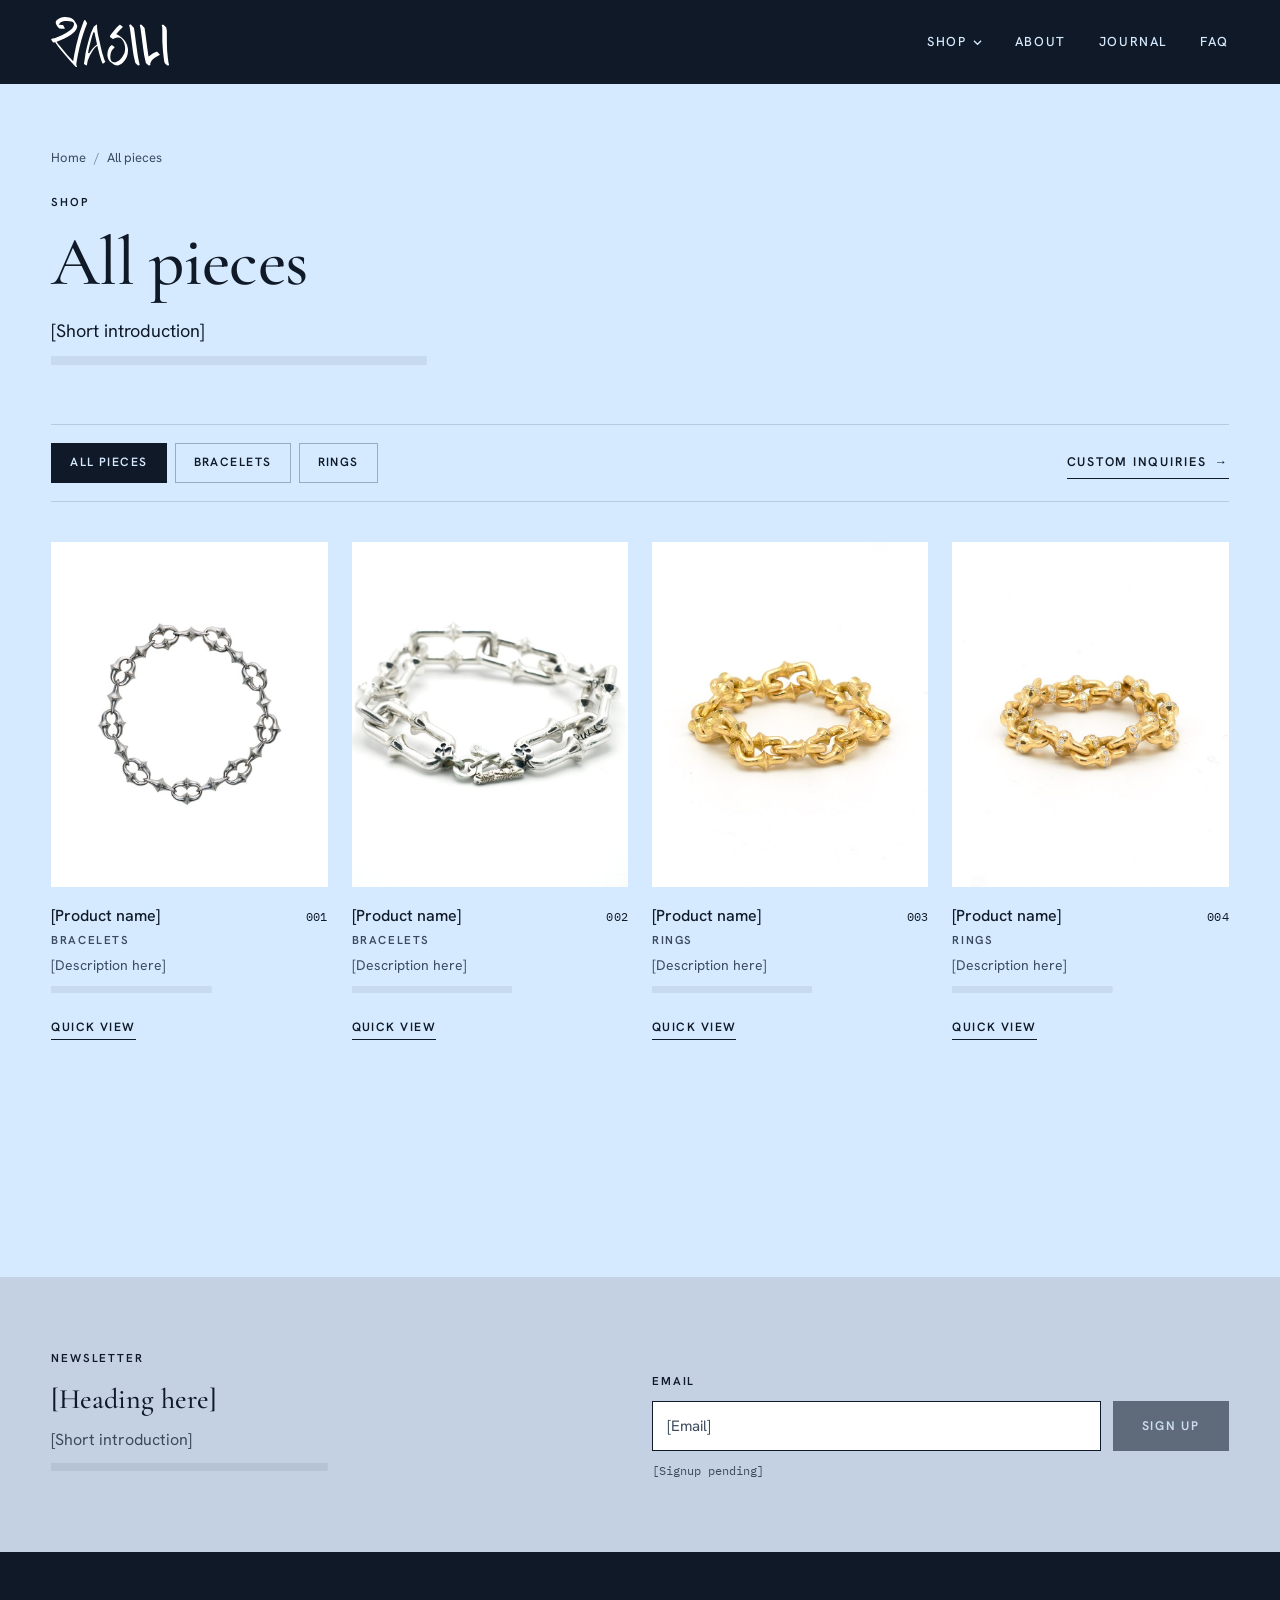
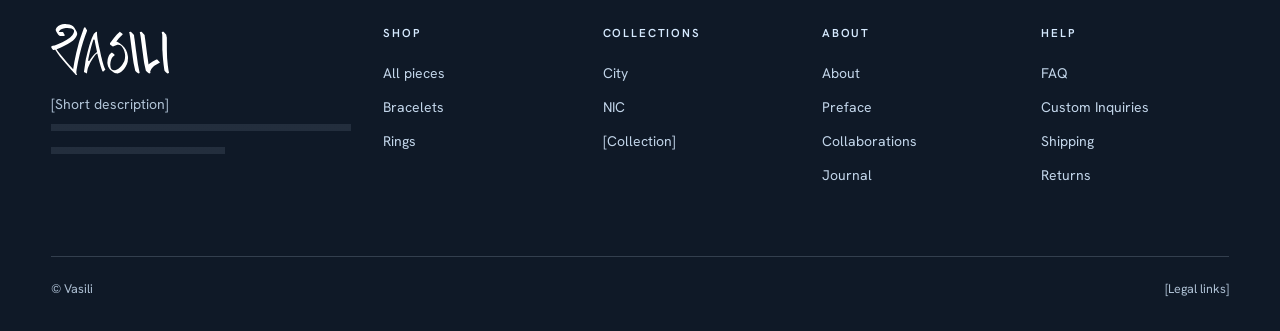
<file: pieces.html>
<!doctype html>
<html lang="en">
<head>
<meta charset="utf-8">
<meta name="viewport" content="width=device-width, initial-scale=1">
<title>Shop | Vasili</title>
<meta name="robots" content="noindex">
<link rel="preload" href="assets/fonts/cormorant-garamond-latin.woff2" as="font" type="font/woff2" crossorigin>
<link rel="preload" href="assets/fonts/hanken-grotesk-latin.woff2" as="font" type="font/woff2" crossorigin>
<link rel="stylesheet" href="css/site.css">
</head>
<body data-page="shop">
<div id="chrome"></div>

<main id="main">
  <div class="wrap">
    <header class="page-head">
      <ol class="crumbs"><li><a href="index.html">Home</a></li><li id="crumb-cur">Shop</li></ol>
      <span class="eyebrow">Shop</span>
      <h1 class="display" id="shop-title">All pieces</h1>
      <p class="lead ph ph-1">[Short introduction]</p>
    </header>
    <div class="toolbar">
      <ul class="filters" id="filters" aria-label="Filter by category"></ul>
      <a class="link" href="info.html#custom">Custom Inquiries <span class="arr" aria-hidden="true">&rarr;</span></a>
    </div>
    <ul class="pgrid" id="grid" aria-live="polite"></ul>
  </div>
  <div class="sec"></div>

  <dialog class="dlg qv-dlg" id="qv" aria-labelledby="qv-title"></dialog>
</main>

<div id="site-end"></div>

<script src="data/site-data.js"></script>
<script src="js/site.js"></script>
<script src="js/pieces.js"></script>
</body>
</html>
</file>
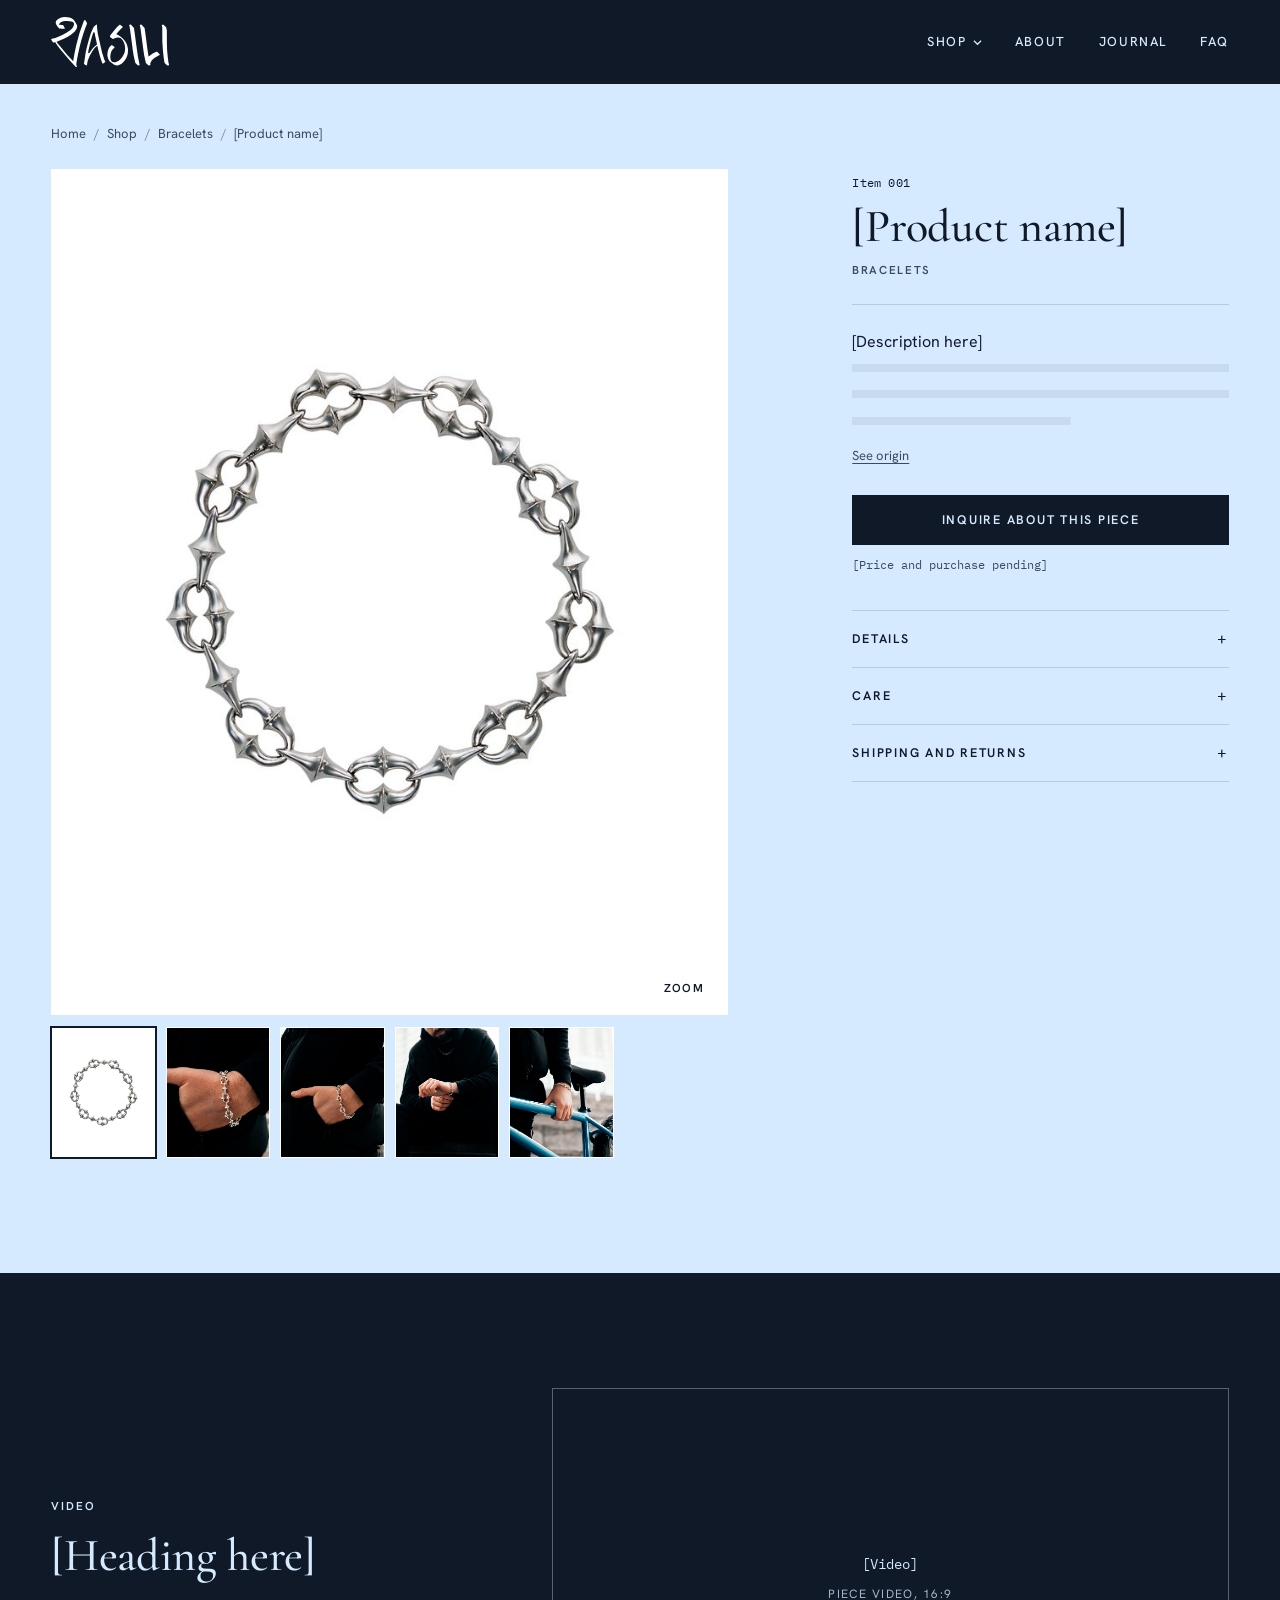
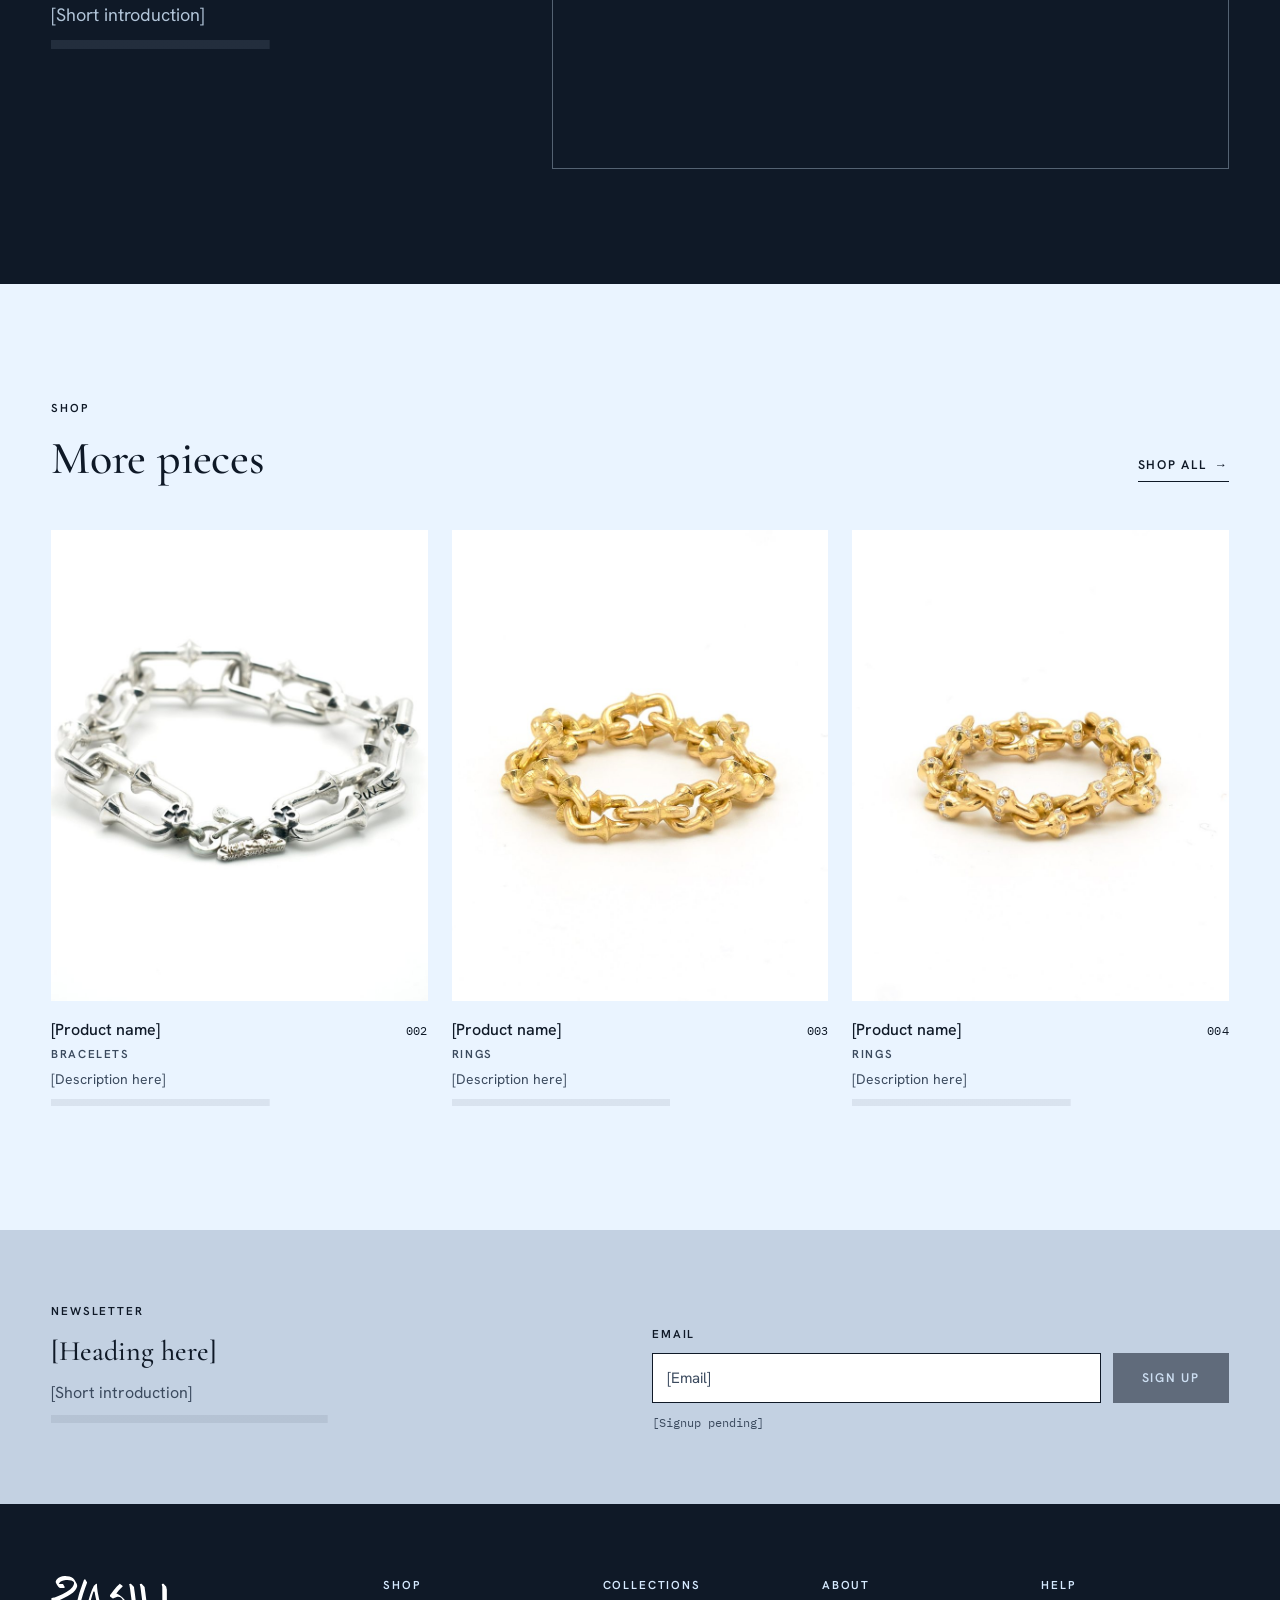
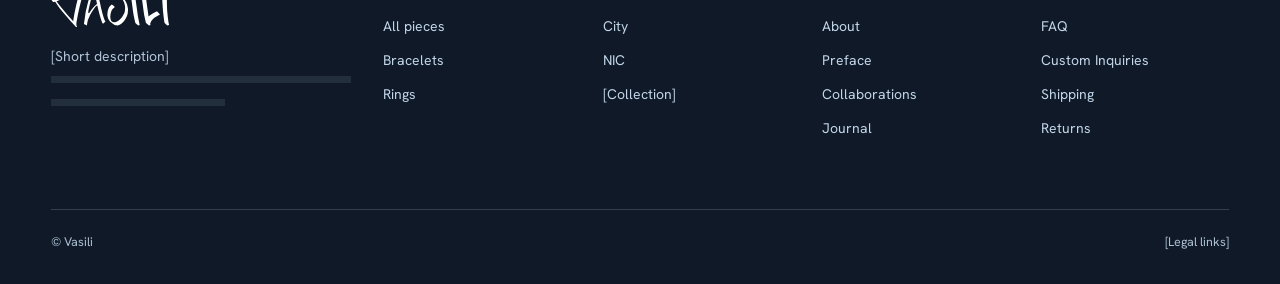
<file: product.html>
<!doctype html>
<html lang="en">
<head>
<meta charset="utf-8">
<meta name="viewport" content="width=device-width, initial-scale=1">
<title>Piece | Vasili</title>
<meta name="robots" content="noindex">
<link rel="preload" href="assets/fonts/cormorant-garamond-latin.woff2" as="font" type="font/woff2" crossorigin>
<link rel="preload" href="assets/fonts/hanken-grotesk-latin.woff2" as="font" type="font/woff2" crossorigin>
<link rel="stylesheet" href="css/site.css">
</head>
<body data-page="shop">
<div id="chrome"></div>

<main id="main">
  <div class="wrap">
    <ol class="crumbs" id="crumbs" style="padding-top:40px"></ol>
    <div class="pd" id="pd"></div>
  </div>
  <div id="pd-more"></div>

  <dialog class="dlg lb" id="lb" aria-label="Close-up"></dialog>
</main>

<div id="site-end"></div>

<script src="data/site-data.js"></script>
<script src="js/site.js"></script>
<script src="js/product.js"></script>
</body>
</html>
</file>
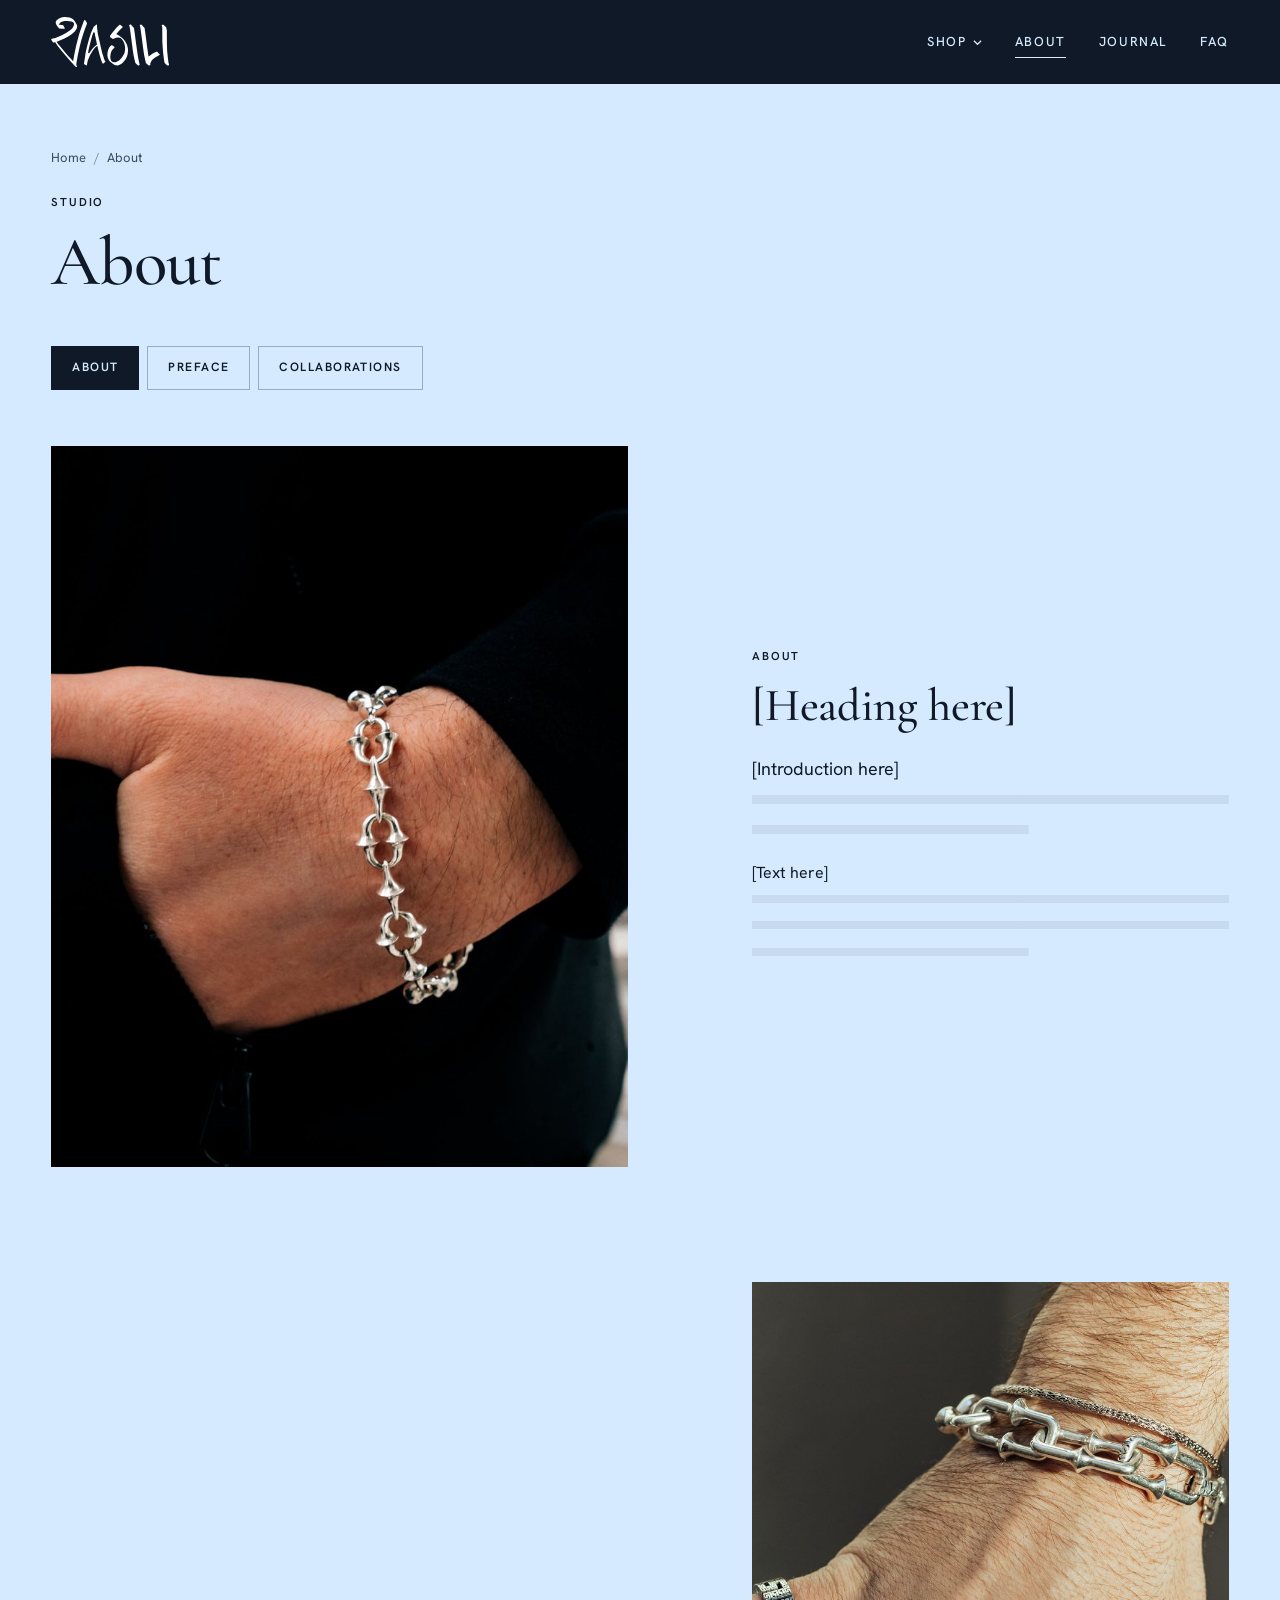
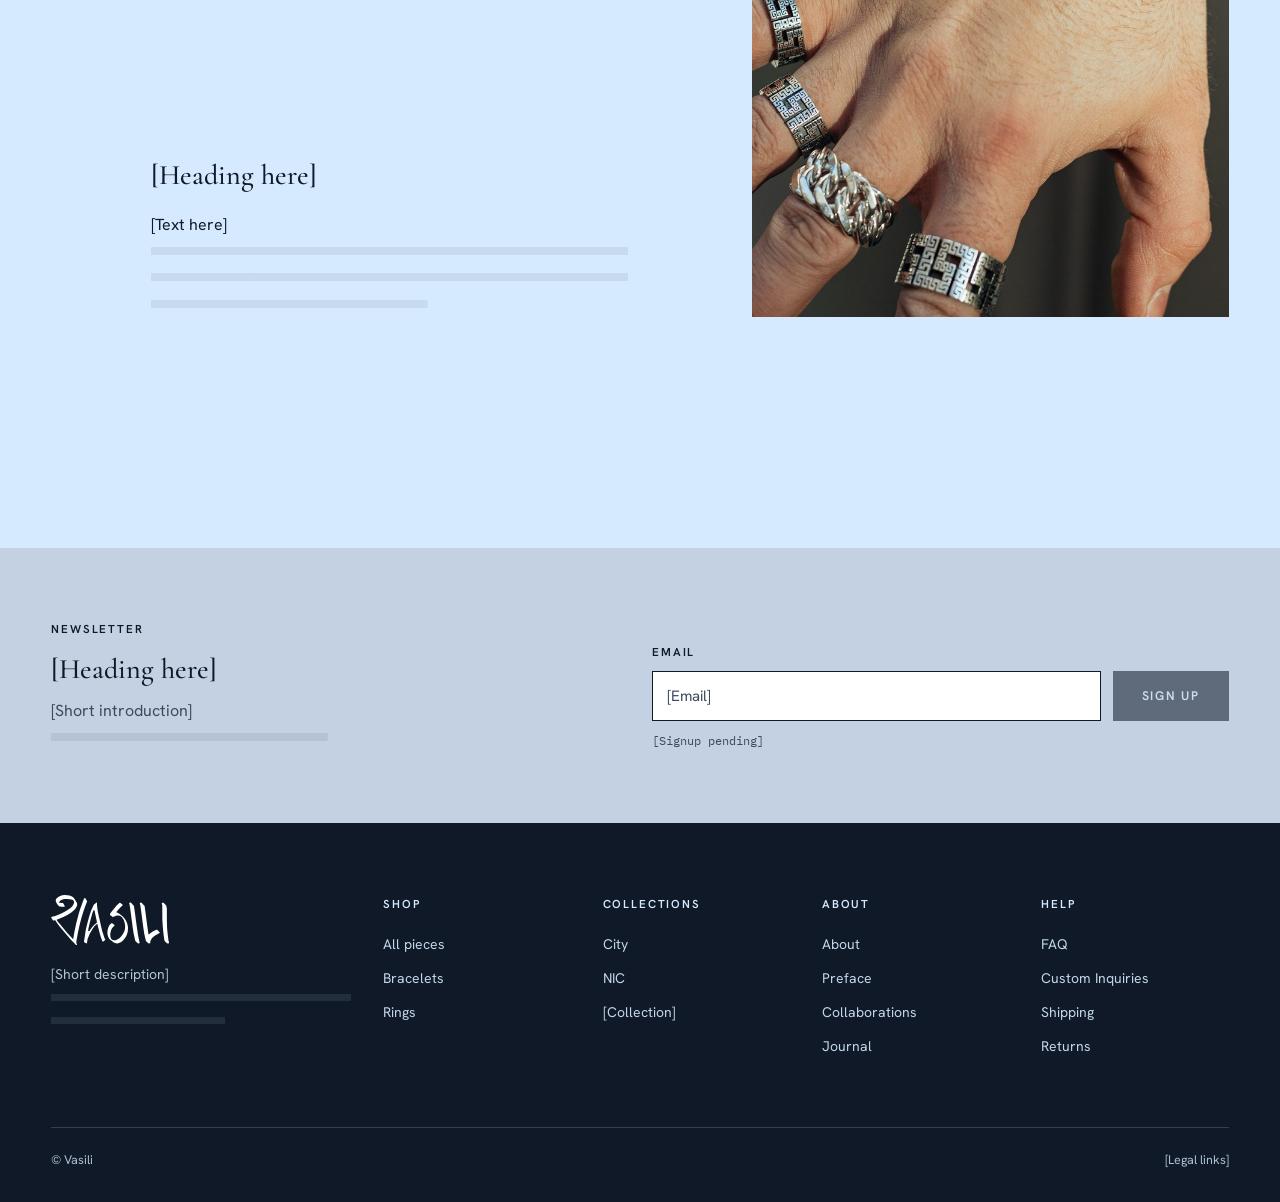
<file: studio.html>
<!doctype html>
<html lang="en">
<head>
<meta charset="utf-8">
<meta name="viewport" content="width=device-width, initial-scale=1">
<title>About | Vasili</title>
<meta name="robots" content="noindex">
<link rel="preload" href="assets/fonts/cormorant-garamond-latin.woff2" as="font" type="font/woff2" crossorigin>
<link rel="preload" href="assets/fonts/hanken-grotesk-latin.woff2" as="font" type="font/woff2" crossorigin>
<link rel="stylesheet" href="css/site.css">
</head>
<body data-page="about">
<div id="chrome"></div>

<main id="main">
  <div class="wrap">
    <header class="page-head">
      <ol class="crumbs"><li><a href="index.html">Home</a></li><li>About</li></ol>
      <span class="eyebrow">Studio</span>
      <h1 class="display">About</h1>
    </header>
    <div class="tabs" role="tablist" aria-label="About sections" id="tabs"></div>
    <div id="panels"></div>
  </div>
  <div class="sec"></div>
</main>

<div id="site-end"></div>

<script src="data/site-data.js"></script>
<script src="js/site.js"></script>
<script src="js/studio.js"></script>
</body>
</html>
</file>
<file: css/site.css>
/* Vasili2 prototype. Shared styles for every public page. */

@font-face {
  font-family: "Cormorant Garamond";
  src: url("../assets/fonts/cormorant-garamond-latin.woff2") format("woff2");
  font-weight: 300 700; font-style: normal; font-display: swap;
}
@font-face {
  font-family: "Hanken Grotesk";
  src: url("../assets/fonts/hanken-grotesk-latin.woff2") format("woff2");
  font-weight: 100 900; font-style: normal; font-display: swap;
}
@font-face {
  font-family: "IBM Plex Mono";
  src: url("../assets/fonts/ibm-plex-mono-400-latin.woff2") format("woff2");
  font-weight: 400; font-style: normal; font-display: swap;
}

:root {
  --ice: #D6EAFF;       /* main pale-blue field */
  --ice-soft: #EAF4FF;  /* lighter tint for alternating sections */
  --ice-2: #C3D1E2;     /* inset surfaces */
  --mute: #7F9BBD;      /* rules and decoration only */
  --navy: #0F1927;      /* header, footer, text, buttons */
  --navy-2: #1A2738;    /* hover on navy */
  --ink: #05080E;
  --accent: #8FD0FF;    /* accent on dark backgrounds */
  --paper: #FFFFFF;     /* product photo tiles */
  --text-2: #3B4A5E;    /* secondary text on pale blue (AA contrast) */

  --wrap: 1360px;
  --pad: clamp(20px, 4vw, 56px);
  --sec: clamp(72px, 9vw, 128px);
  --serif: "Cormorant Garamond", "Cormorant", Garamond, "Times New Roman", serif;
  --sans: "Hanken Grotesk", "Helvetica Neue", Helvetica, Arial, sans-serif;
  --mono: "IBM Plex Mono", ui-monospace, Menlo, Consolas, monospace;
  --t-fast: 160ms;
  --t: 260ms;
  --ease: cubic-bezier(.3, .1, .2, 1);
  --header: 84px;
}

*, *::before, *::after { box-sizing: border-box; }
html { -webkit-text-size-adjust: 100%; scroll-padding-top: calc(var(--header) + 16px); }
body {
  margin: 0; background: var(--ice); color: var(--navy);
  font-family: var(--sans); font-size: 16px; line-height: 1.6; overflow-x: hidden;
  -webkit-font-smoothing: antialiased;
}
img { display: block; max-width: 100%; }
a { color: inherit; }
button { font: inherit; color: inherit; }
h1, h2, h3, p { margin: 0; }

:focus-visible { outline: 2px solid var(--navy); outline-offset: 3px; }
.site-header :focus-visible, .site-footer :focus-visible, .menu-dlg :focus-visible, .band--navy :focus-visible { outline-color: var(--accent); }

.visually-hidden {
  position: absolute !important; width: 1px; height: 1px; padding: 0; margin: -1px;
  overflow: hidden; clip: rect(0 0 0 0); white-space: nowrap; border: 0;
}
.skip { position: fixed; left: 8px; top: -60px; z-index: 100; background: var(--paper); color: var(--navy); padding: 10px 14px; text-decoration: none; }
.skip:focus { top: 8px; }

.wrap { max-width: var(--wrap); margin: 0 auto; padding: 0 var(--pad); }

/* Type ------------------------------------------------------------------------- */
.eyebrow { display: block; font-size: 11.5px; font-weight: 600; letter-spacing: .16em; text-transform: uppercase; margin-bottom: 16px; }
.display { font-family: var(--serif); font-weight: 500; font-size: clamp(44px, 5.4vw, 80px); line-height: 1.02; letter-spacing: -.01em; }
.h2 { font-family: var(--serif); font-weight: 500; font-size: clamp(34px, 3.6vw, 52px); line-height: 1.06; letter-spacing: -.005em; }
.h3 { font-family: var(--serif); font-weight: 500; font-size: clamp(26px, 2.2vw, 32px); line-height: 1.12; }
.lead { font-size: 18px; line-height: 1.65; max-width: 36em; }
.body-copy { max-width: 36em; }
.body-copy p + p { margin-top: 1em; }
.muted { color: var(--text-2); }
.mono { font-family: var(--mono); font-size: 12px; letter-spacing: .02em; }
/* Placeholder copy: the bracketed label sits on the first line in the real typography, and faint
   line marks hold the space of the remaining lines so layouts keep their final shape. */
.ph::after {
  content: ""; display: block; height: calc(var(--lines, 1) * 1.65em); margin-top: .05em;
  background: repeating-linear-gradient(to bottom, transparent 0 .55em, var(--ph-line) .55em 1.05em, transparent 1.05em 1.65em);
  -webkit-mask: linear-gradient(#000 0 0) top left / 100% calc(100% - 1.65em) no-repeat, linear-gradient(#000 0 0) bottom left / 58% 1.65em no-repeat;
          mask: linear-gradient(#000 0 0) top left / 100% calc(100% - 1.65em) no-repeat, linear-gradient(#000 0 0) bottom left / 58% 1.65em no-repeat;
}
.ph-1 { --lines: 1; } .ph-2 { --lines: 2; } .ph-3 { --lines: 3; } .ph-4 { --lines: 4; }
:root { --ph-line: rgba(15, 25, 39, .075); }
.band--navy, .site-footer { --ph-line: rgba(214, 234, 255, .1); }

/* Buttons and links ----------------------------------------------------------------- */
.btn {
  display: inline-flex; align-items: center; justify-content: center; gap: 10px;
  height: 50px; padding: 0 28px; border: 1px solid var(--navy); background: var(--navy); color: var(--ice);
  font-size: 12.5px; font-weight: 600; letter-spacing: .14em; text-transform: uppercase; text-decoration: none; cursor: pointer;
  transition: background var(--t-fast) var(--ease), color var(--t-fast) var(--ease);
}
.btn:hover { background: var(--navy-2); }
.btn--ghost { background: transparent; color: var(--navy); }
.btn--ghost:hover { background: var(--navy); color: var(--ice); }
.btn--light { background: var(--ice); color: var(--navy); border-color: var(--ice); }
.btn--light:hover { background: var(--paper); }
.btn[disabled] { opacity: .55; cursor: not-allowed; }
.btn-row { display: flex; flex-wrap: wrap; gap: 12px; }

.link {
  display: inline-flex; align-items: center; gap: 8px; text-decoration: none;
  font-size: 12.5px; font-weight: 600; letter-spacing: .14em; text-transform: uppercase;
  padding: 6px 0; border-bottom: 1px solid currentColor;
}
.link:hover { opacity: .7; }
.link .arr { transition: transform var(--t-fast) var(--ease); }
.link:hover .arr { transform: translateX(3px); }

.tbtn { background: none; border: 0; padding: 10px 0; min-height: 44px; cursor: pointer; font-size: 14px; display: inline-flex; align-items: center; gap: 8px; text-decoration: none; }
.tbtn:hover { opacity: .7; }

/* Header ----------------------------------------------------------------------------- */
.site-header { position: sticky; top: 0; z-index: 40; background: var(--navy); color: var(--ice); }
.site-header__bar { height: var(--header); display: flex; align-items: center; justify-content: space-between; gap: 24px; }
.site-header__logo { display: block; padding: 6px 0; }
.site-header__logo img { width: 118px; height: auto; }
.site-nav > ul { list-style: none; margin: 0; padding: 0; display: flex; align-items: center; gap: clamp(18px, 2.6vw, 40px); }
.site-nav a, .site-nav button {
  display: inline-flex; align-items: center; gap: 6px; height: var(--header); padding: 0;
  background: none; border: 0; cursor: pointer; text-decoration: none;
  font-size: 13px; font-weight: 500; letter-spacing: .12em; text-transform: uppercase; position: relative;
}
.site-nav a::after, .site-nav button::after {
  content: ""; position: absolute; left: 0; right: 0; bottom: 26px; height: 1px; background: currentColor;
  transform: scaleX(0); transform-origin: left; transition: transform var(--t) var(--ease);
}
.site-nav a:hover::after, .site-nav button:hover::after,
.site-nav [aria-current="page"]::after, .site-nav [aria-expanded="true"]::after { transform: scaleX(1); }
.site-nav .chev { width: 9px; height: 9px; transition: transform var(--t) var(--ease); }
.site-nav [aria-expanded="true"] .chev { transform: rotate(180deg); }
.menu-btn { display: none; }

.mega {
  position: absolute; left: 0; right: 0; top: 100%; background: var(--ice-soft); color: var(--navy);
  border-top: 1px solid rgba(15, 25, 39, .12); box-shadow: 0 24px 40px -24px rgba(5, 8, 14, .35);
}
.mega[hidden] { display: none; }
.mega:not([hidden]) { animation: fade-in var(--t) var(--ease); }
.mega__inner { display: grid; grid-template-columns: 1fr 1fr 2.4fr; gap: 48px; padding-top: 40px; padding-bottom: 48px; }
.mega h2 { font-size: 11.5px; font-weight: 600; letter-spacing: .16em; text-transform: uppercase; margin-bottom: 14px; }
.mega ul { list-style: none; margin: 0; padding: 0; }
.mega li a { display: flex; align-items: center; min-height: 40px; font-family: var(--serif); font-size: 24px; text-decoration: none; }
.mega li a:hover { text-decoration: underline; text-underline-offset: 4px; text-decoration-thickness: 1px; }
.mega__tiles { display: grid; grid-template-columns: repeat(3, 1fr); gap: 16px; }
.mega__tiles a { text-decoration: none; display: block; }
.mega__tiles .ratio { aspect-ratio: 4 / 5; }
.mega__tiles span { display: block; margin-top: 10px; font-size: 13px; letter-spacing: .08em; text-transform: uppercase; font-weight: 500; }

@media (max-width: 900px) {
  :root { --header: 64px; }
  .site-nav { display: none; }
  .menu-btn { display: inline-flex; color: var(--ice); font-size: 13px; letter-spacing: .12em; text-transform: uppercase; font-weight: 500; }
  .site-header__logo img { width: 92px; }
}

/* Mobile menu */
.menu-dlg {
  position: fixed; inset: 0; margin: 0; width: 100%; height: 100%; max-width: none; max-height: none;
  border: 0; padding: 0 20px 40px; background: var(--navy); color: var(--ice); overflow-y: auto;
}
.menu-dlg[open] { animation: fade-in var(--t) var(--ease); }
.menu-dlg__bar { height: 64px; display: flex; align-items: center; justify-content: space-between; }
.menu-dlg__bar img { width: 92px; height: auto; }
.menu-dlg__bar .tbtn { color: var(--ice); font-size: 13px; letter-spacing: .12em; text-transform: uppercase; }
.menu-dlg nav { margin-top: 24px; }
.menu-dlg ul { list-style: none; margin: 0; padding: 0; }
.menu-dlg .m-group { border-top: 1px solid rgba(214, 234, 255, .2); padding: 18px 0; }
.menu-dlg .m-group h2 { font-size: 11.5px; font-weight: 600; letter-spacing: .16em; text-transform: uppercase; margin-bottom: 6px; opacity: .8; }
.menu-dlg .m-big a { display: flex; align-items: center; min-height: 48px; font-family: var(--serif); font-size: 30px; text-decoration: none; }
.menu-dlg .m-small a { display: flex; align-items: center; min-height: 44px; font-size: 15px; text-decoration: none; }

/* Dialog base -------------------------------------------------------------------------- */
.dlg { border: 0; padding: 0; color: var(--navy); background: var(--ice-soft); max-width: none; max-height: none; }
.dlg::backdrop { background: rgba(5, 8, 14, .55); }
.dlg[open] { animation: fade-in var(--t) var(--ease); }
.dlg--dark { background: var(--ink); color: var(--ice); }
.dlg__close { position: absolute; top: 12px; right: 18px; z-index: 2; font-size: 13px; letter-spacing: .12em; text-transform: uppercase; }
@keyframes fade-in { from { opacity: 0; } to { opacity: 1; } }

/* Media ------------------------------------------------------------------------------- */
.ratio { position: relative; overflow: hidden; background: var(--ice-2); }
.ratio > img { position: absolute; inset: 0; width: 100%; height: 100%; object-fit: cover; }
.ratio--paper { background: var(--paper); }
.ratio--paper > img.contain { object-fit: contain; }
.r-45 { aspect-ratio: 4 / 5; }
.r-23 { aspect-ratio: 2 / 3; }
.r-34 { aspect-ratio: 3 / 4; }
.r-11 { aspect-ratio: 1; }
.r-169 { aspect-ratio: 16 / 9; }
.r-wide { aspect-ratio: 21 / 9; }
.zoom > img { transition: transform 600ms var(--ease), opacity 400ms var(--ease); }
a:hover .zoom > img { transform: scale(1.025); }

/* Labeled placement for future media (video, ads). No playback. */
.placement {
  position: relative; display: flex; flex-direction: column; align-items: center; justify-content: center; gap: 10px;
  border: 1px solid rgba(15, 25, 39, .35); background: var(--ice-soft); color: var(--navy); text-align: center; padding: 24px;
}
.placement__label { font-family: var(--mono); font-size: 14px; }
.placement__note { font-size: 12px; letter-spacing: .12em; text-transform: uppercase; opacity: .75; }
.band--navy .placement { background: transparent; color: var(--ice); border-color: rgba(214, 234, 255, .35); }

/* Product card --------------------------------------------------------------------------- */
.pgrid { list-style: none; margin: 0; padding: 0; display: grid; grid-template-columns: repeat(4, minmax(0, 1fr)); gap: 48px 24px; }
.pgrid--3 { grid-template-columns: repeat(3, minmax(0, 1fr)); }
.pcard { position: relative; }
.pcard__link { display: block; text-decoration: none; }
.pcard__media { position: relative; aspect-ratio: 4 / 5; background: var(--paper); overflow: hidden; }
.pcard__media img { position: absolute; inset: 0; width: 100%; height: 100%; object-fit: cover; transition: opacity 500ms var(--ease), transform 700ms var(--ease); }
.pcard__media .alt { opacity: 0; }
.pcard__link:hover .pcard__media .alt, .pcard__link:focus-visible .pcard__media .alt { opacity: 1; }
.pcard__body { padding-top: 16px; }
.pcard__top { display: flex; justify-content: space-between; align-items: baseline; gap: 12px; }
.pcard__name { font-size: 16px; font-weight: 500; }
.pcard__cat { font-size: 11.5px; font-weight: 600; letter-spacing: .14em; text-transform: uppercase; color: var(--text-2); margin-top: 2px; }
.pcard__desc { margin-top: 6px; font-size: 14px; line-height: 1.55; color: var(--text-2); }
.pcard__actions { display: flex; gap: 20px; margin-top: 10px; }
.pcard__actions .tbtn { font-size: 12px; letter-spacing: .12em; text-transform: uppercase; font-weight: 600; min-height: 36px; padding: 0; }
.pcard__actions .tbtn span { border-bottom: 1px solid currentColor; padding-bottom: 2px; }

.etile { display: flex; flex-direction: column; }
.promo { background: var(--navy); color: var(--ice); aspect-ratio: 4 / 5; padding: 32px; display: flex; flex-direction: column; justify-content: flex-end; --ph-line: rgba(214, 234, 255, .12); }
.promo .h3 { margin-top: 4px; }
.promo p { margin-top: 12px; color: rgba(214, 234, 255, .85); }
.promo .link { margin-top: 24px; align-self: flex-start; }
.etile .ratio { flex: none; }
.etile p { margin-top: 14px; font-size: 14px; color: var(--text-2); }

@media (max-width: 1100px) { .pgrid { grid-template-columns: repeat(3, minmax(0, 1fr)); } }
@media (max-width: 760px) {
  .pgrid, .pgrid--3 { grid-template-columns: repeat(2, minmax(0, 1fr)); gap: 36px 14px; }
  .promo { padding: 24px; grid-column: 1 / -1; aspect-ratio: auto; min-height: 220px; }
  .pgrid .etile { grid-column: 1 / -1; }
  .pgrid .etile .ratio { aspect-ratio: 4 / 3; }
  .pgrid--trim > li:nth-child(n+3) { display: none; }
  .promo .eyebrow { letter-spacing: .1em; }
  .pcard__desc { font-size: 13px; }
}

/* Sections ---------------------------------------------------------------------------- */
.sec { padding: var(--sec) 0; }
.sec--soft { background: var(--ice-soft); }
.sec--tight-top { padding-top: calc(var(--sec) * .6); }
.sec-head { display: flex; justify-content: space-between; align-items: flex-end; gap: 32px; margin-bottom: 48px; flex-wrap: wrap; }
.sec-head__text { max-width: 640px; }
.sec-head__text .lead { margin-top: 16px; }
.sec-head__aside { display: flex; align-items: center; gap: 28px; flex-wrap: wrap; }
.cat-links { display: flex; gap: 22px; list-style: none; margin: 0; padding: 0; }
.cat-links a { font-size: 14px; text-decoration: none; border-bottom: 1px solid transparent; padding-bottom: 2px; }
.cat-links a:hover, .cat-links a[aria-current="true"] { border-color: currentColor; }

.band--navy { background: var(--navy); color: var(--ice); }
.band--navy .muted { color: rgba(214, 234, 255, .82); }

/* Home: hero */
.hero { display: grid; grid-template-columns: minmax(0, 5fr) minmax(0, 6fr); min-height: min(calc(100vh - var(--header)), 900px); }
.hero__text { display: flex; flex-direction: column; justify-content: center; padding: 64px clamp(28px, 5vw, 88px) 72px max(var(--pad), calc((100vw - var(--wrap)) / 2 + var(--pad))); }
.hero__text .lead { margin-top: 24px; max-width: 30em; }
.hero__text .btn-row { margin-top: 36px; }
.hero__media { position: relative; min-height: 520px; background: var(--ink); }
.hero__media img { position: absolute; inset: 0; width: 100%; height: 100%; object-fit: cover; object-position: 50% 58%; }
.hero__browse { margin-top: 44px; padding-top: 18px; border-top: 1px solid rgba(15, 25, 39, .2); display: flex; flex-wrap: wrap; gap: 8px 22px; align-items: baseline; font-size: 14px; }
.hero__browse span { font-size: 11.5px; font-weight: 600; letter-spacing: .16em; text-transform: uppercase; }
.hero__browse a { text-decoration: none; border-bottom: 1px solid rgba(15, 25, 39, .35); }
.hero__browse a:hover { border-color: var(--navy); }
@media (max-width: 900px) {
  .hero { grid-template-columns: 1fr; min-height: 0; }
  .hero__media { order: -1; min-height: 0; aspect-ratio: 4 / 5; max-height: 72vh; width: 100%; }
  .hero__text { padding: 40px var(--pad) 56px; }
}

/* Home: collections */
.ctiles { list-style: none; margin: 0; padding: 0; display: grid; grid-template-columns: repeat(3, minmax(0, 1fr)); gap: 24px; }
.ctile a { display: block; text-decoration: none; }
.ctile__body { padding-top: 20px; }
.ctile__body .h3 { margin-top: -6px; }
.ctile__body p { margin-top: 8px; color: var(--text-2); font-size: 15px; }
.ctile__body .link { margin-top: 16px; }
@media (max-width: 900px) { .ctiles { grid-template-columns: 1fr; gap: 48px; } .ctile .ratio { aspect-ratio: 4 / 3; } }

/* Image and text */
.split { display: grid; grid-template-columns: repeat(12, minmax(0, 1fr)); gap: 24px; align-items: center; }
.split__media { grid-column: 1 / span 6; position: relative; }
.split__text { grid-column: 8 / span 5; }
.split--rev .split__media { grid-column: 7 / span 6; order: 2; }
.split--rev .split__text { grid-column: 1 / span 5; }
.split__text .body-copy { margin-top: 24px; }
.split__text .link, .split__text .btn { margin-top: 32px; }
@media (max-width: 900px) {
  .split { display: block; }
  .split__text { margin-top: 40px; }
  .split--rev .split__text { margin-top: 0; margin-bottom: 40px; }
}

/* Video band */
.video-band { display: grid; grid-template-columns: repeat(12, minmax(0, 1fr)); gap: 24px; align-items: center; }
.video-band__text { grid-column: 1 / span 4; }
.video-band__text .lead { margin-top: 20px; }
.video-band__frame { grid-column: 6 / span 7; }
@media (max-width: 900px) { .video-band { display: block; } .video-band__frame { margin-top: 36px; } }

/* Signup band (every page) */
.signup { background: var(--ice-2); padding: 72px 0; }
.signup__inner { display: grid; grid-template-columns: repeat(12, minmax(0, 1fr)); gap: 24px; align-items: end; }
.signup__text { grid-column: 1 / span 5; }
.signup__text p { margin-top: 12px; color: var(--text-2); }
.signup__form { grid-column: 7 / span 6; }
.signup__row { display: flex; gap: 12px; margin-top: 8px; }
.signup label { font-size: 11.5px; font-weight: 600; letter-spacing: .16em; text-transform: uppercase; }
.field {
  flex: 1; min-width: 0; height: 50px; padding: 0 14px; border: 1px solid var(--navy); background: var(--paper); color: var(--navy);
  font: inherit; font-size: 15px; border-radius: 0;
}
.field::placeholder { color: var(--text-2); }
.pending { display: block; margin-top: 10px; font-family: var(--mono); font-size: 12px; color: var(--text-2); }
@media (max-width: 900px) {
  .signup__inner { display: block; }
  .signup__form { margin-top: 28px; }
  .signup__row { flex-direction: column; }
  .signup__row .field { flex: none; width: 100%; }
}

/* Footer */
.site-footer { background: var(--navy); color: var(--ice); padding: 72px 0 32px; font-size: 14px; }
.site-footer__grid { display: grid; grid-template-columns: 1.6fr repeat(4, 1fr); gap: 32px; }
.site-footer__brand img { width: 118px; height: auto; }
.site-footer__brand p { margin-top: 18px; max-width: 22em; color: rgba(214, 234, 255, .82); }
.site-footer h2 { font-size: 11.5px; font-weight: 600; letter-spacing: .16em; text-transform: uppercase; margin-bottom: 14px; }
.site-footer ul { list-style: none; margin: 0; padding: 0; }
.site-footer li a { display: inline-flex; align-items: center; min-height: 34px; text-decoration: none; color: rgba(214, 234, 255, .9); }
.site-footer li a:hover { color: var(--paper); text-decoration: underline; text-underline-offset: 3px; }
.site-footer__bottom { margin-top: 64px; padding-top: 22px; border-top: 1px solid rgba(214, 234, 255, .18); display: flex; justify-content: space-between; gap: 16px; flex-wrap: wrap; font-size: 12.5px; color: rgba(214, 234, 255, .8); }
@media (max-width: 900px) {
  .site-footer__grid { grid-template-columns: 1fr 1fr; gap: 36px 24px; }
  .site-footer__brand { grid-column: 1 / -1; }
}

/* Page heads (inner pages) */
.page-head { padding: 64px 0 48px; }
.page-head .lead { margin-top: 18px; }
.crumbs { list-style: none; margin: 0 0 24px; padding: 0; display: flex; flex-wrap: wrap; gap: 8px; font-size: 13px; color: var(--text-2); }
.crumbs li + li::before { content: "/"; margin-right: 8px; opacity: .6; }
.crumbs a { text-decoration: none; }
.crumbs a:hover { text-decoration: underline; }

/* Pieces */
.filters { display: flex; gap: 8px; list-style: none; margin: 0; padding: 0; flex-wrap: wrap; }
.filters button {
  height: 40px; padding: 0 18px; border: 1px solid rgba(15, 25, 39, .3); background: transparent; cursor: pointer;
  font-size: 12px; font-weight: 600; letter-spacing: .12em; text-transform: uppercase;
}
.filters button:hover { border-color: var(--navy); }
.filters button[aria-pressed="true"] { background: var(--navy); color: var(--ice); border-color: var(--navy); }
.toolbar { display: flex; justify-content: space-between; align-items: center; gap: 16px; padding: 18px 0; margin-bottom: 40px; border-top: 1px solid rgba(15, 25, 39, .15); border-bottom: 1px solid rgba(15, 25, 39, .15); flex-wrap: wrap; }
.pgrid.is-filtering > li { animation: fade-in var(--t) var(--ease); }

/* Quick view */
.qv-dlg { width: min(940px, calc(100vw - 32px)); max-height: calc(100vh - 32px); overflow-y: auto; }
.qv { display: grid; grid-template-columns: 1.1fr 1fr; }
.qv__body { padding: 64px 36px 36px; display: flex; flex-direction: column; }
.qv__body .h3 { margin-top: 6px; }
.qv__body p { margin-top: 14px; color: var(--text-2); }
.qv__body .btn { margin-top: auto; align-self: flex-start; }
@media (max-width: 680px) { .qv { grid-template-columns: 1fr; } .qv__body { padding: 24px 20px 28px; } .qv__body .btn { margin-top: 24px; } }

/* Collection */
.coll-banner { aspect-ratio: 21 / 8; }
.coll-intro { display: grid; grid-template-columns: repeat(12, minmax(0, 1fr)); gap: 24px; padding: 56px 0 64px; align-items: start; }
.coll-intro__title { grid-column: 1 / span 5; }
.coll-intro__text { grid-column: 7 / span 6; }
.coll-split { display: grid; grid-template-columns: repeat(12, minmax(0, 1fr)); gap: 24px; align-items: center; padding: 56px 0 72px; }
.coll-split__media { grid-column: 1 / span 6; }
.coll-split__text { grid-column: 8 / span 5; }
.coll-split__text .lead { margin-top: 20px; }
.coll-split__text .btn { margin-top: 32px; }
@media (max-width: 900px) {
  .coll-banner { aspect-ratio: 4 / 3; }
  .coll-intro, .coll-split { display: block; padding: 32px 0 48px; }
  .coll-intro__text { margin-top: 20px; }
  .coll-split__text { margin-top: 32px; }
}

/* Product */
.pd { display: grid; grid-template-columns: repeat(12, minmax(0, 1fr)); gap: 24px; align-items: start; padding-bottom: var(--sec); }
.pd-gallery { grid-column: 1 / span 7; }
.pd-info { grid-column: 9 / span 4; position: sticky; top: calc(var(--header) + 32px); }
.pd-main { display: block; width: 100%; padding: 0; border: 0; cursor: zoom-in; background: var(--paper); position: relative; aspect-ratio: 4 / 5; overflow: hidden; }
.pd-main img { position: absolute; inset: 0; width: 100%; height: 100%; transition: opacity var(--t) var(--ease); }
.pd-main img.contain { object-fit: contain; }
.pd-main img.cover { object-fit: cover; }
.pd-main__hint { position: absolute; right: 14px; bottom: 12px; background: rgba(255, 255, 255, .9); color: var(--navy); font-size: 11.5px; letter-spacing: .12em; text-transform: uppercase; font-weight: 600; padding: 6px 10px; }
.pd-thumbs { display: grid; grid-template-columns: repeat(6, 1fr); gap: 10px; list-style: none; margin: 12px 0 0; padding: 0; }
.pd-thumbs button { display: block; width: 100%; aspect-ratio: 4 / 5; padding: 0; border: 1px solid transparent; background: var(--paper); cursor: pointer; overflow: hidden; }
.pd-thumbs button[aria-current="true"] { border-color: var(--navy); box-shadow: 0 0 0 1px var(--navy); }
.pd-thumbs img { width: 100%; height: 100%; object-fit: cover; }
.pd-info .h2 { margin-top: 8px; }
.pd-info__cat { margin-top: 10px; font-size: 11.5px; font-weight: 600; letter-spacing: .14em; text-transform: uppercase; color: var(--text-2); }
.pd-desc { margin-top: 24px; padding-top: 24px; border-top: 1px solid rgba(15, 25, 39, .15); }
.pd-desc p { color: var(--navy); }
.pd-origin { margin-top: 12px; font-size: 13px; }
.pd-origin a { color: var(--text-2); text-underline-offset: 3px; }
.pd-origin a:hover { color: var(--navy); }
.pd-options { margin-top: 28px; }
.pd-options .label { font-size: 11.5px; font-weight: 600; letter-spacing: .16em; text-transform: uppercase; }
.pd-options .box { margin-top: 8px; height: 50px; border: 1px dashed rgba(15, 25, 39, .45); display: flex; align-items: center; padding: 0 14px; font-family: var(--mono); font-size: 13px; color: var(--text-2); }
.pd-buy { margin-top: 28px; }
.pd-buy .btn { width: 100%; }
.acc { margin-top: 36px; border-top: 1px solid rgba(15, 25, 39, .15); }
.acc__item { border-bottom: 1px solid rgba(15, 25, 39, .15); }
.acc__btn { width: 100%; display: flex; justify-content: space-between; align-items: center; min-height: 56px; background: none; border: 0; padding: 0; cursor: pointer; font-size: 12.5px; font-weight: 600; letter-spacing: .14em; text-transform: uppercase; text-align: left; }
.acc__btn::after { content: "+"; font-family: var(--mono); font-size: 16px; font-weight: 400; transition: transform var(--t) var(--ease); }
.acc__btn[aria-expanded="true"]::after { transform: rotate(45deg); }
.acc__panel { padding: 0 0 22px; color: var(--text-2); font-size: 15px; }
.acc__panel p + p { margin-top: .8em; }
.acc__panel a { color: var(--navy); }
@media (max-width: 900px) {
  .pd { display: block; }
  .pd-info { position: static; margin-top: 32px; }
  .pd-thumbs { grid-template-columns: repeat(5, 1fr); }
}

/* Lightbox */
.lb { position: fixed; inset: 0; width: 100%; height: 100%; margin: 0; background: var(--paper); color: var(--navy); }
.lb__img { position: absolute; inset: 64px 20px 80px; display: flex; align-items: center; justify-content: center; }
.lb__img img { max-width: 100%; max-height: 100%; object-fit: contain; }
.lb__bar { position: absolute; left: 0; right: 0; bottom: 0; display: flex; gap: 28px; align-items: center; justify-content: center; padding: 16px 20px; border-top: 1px solid rgba(15, 25, 39, .12); }
.lb__bar .tbtn { font-size: 12.5px; font-weight: 600; letter-spacing: .14em; text-transform: uppercase; }

/* Studio (About) */
.tabs { display: flex; gap: 8px; margin-bottom: 56px; flex-wrap: wrap; }
.tabs [role="tab"] {
  height: 44px; padding: 0 20px; border: 1px solid rgba(15, 25, 39, .3); background: transparent; cursor: pointer;
  font-size: 12px; font-weight: 600; letter-spacing: .12em; text-transform: uppercase;
}
.tabs [role="tab"]:hover { border-color: var(--navy); }
.tabs [role="tab"][aria-selected="true"] { background: var(--navy); color: var(--ice); border-color: var(--navy); }
.studio-panel[hidden] { display: none; }
.studio-panel.is-showing { animation: fade-in var(--t) var(--ease); }
.studio-row { margin-top: var(--sec); display: grid; grid-template-columns: repeat(12, minmax(0, 1fr)); gap: 24px; align-items: end; }
.studio-row__media { grid-column: 8 / span 5; grid-row: 1; }
.studio-row__text { grid-column: 2 / span 5; grid-row: 1; }
.studio-row__text .body-copy { margin-top: 20px; }
@media (max-width: 900px) { .studio-row { display: block; } .studio-row__text { margin-top: 32px; } }

/* Journal */
.jr-feature { display: grid; grid-template-columns: repeat(12, minmax(0, 1fr)); gap: 24px; align-items: center; margin-bottom: var(--sec); }
.jr-feature__media { grid-column: 1 / span 7; }
.jr-feature__text { grid-column: 9 / span 4; }
.jr-feature__text .h2 { margin-top: 4px; }
.jr-feature__text p { margin-top: 18px; color: var(--text-2); }
.jr-feature__text .btn { margin-top: 32px; }
.jr-grid { list-style: none; margin: 0; padding: 0; display: grid; grid-template-columns: repeat(3, minmax(0, 1fr)); gap: 56px 24px; }
.jr-card { display: block; width: 100%; padding: 0; border: 0; background: none; text-align: left; cursor: pointer; }
.jr-card .ratio { aspect-ratio: 4 / 5; }
.jr-card:hover .ratio img { transform: scale(1.025); }
.jr-card .ratio img { transition: transform 600ms var(--ease); }
.jr-meta { display: flex; gap: 12px; align-items: baseline; margin-top: 18px; font-size: 11.5px; font-weight: 600; letter-spacing: .14em; text-transform: uppercase; color: var(--text-2); }
.jr-card .h3 { margin-top: 6px; font-size: 26px; }
.jr-card p { margin-top: 8px; color: var(--text-2); font-size: 15px; }
.jr-card .read { display: inline-block; margin-top: 12px; font-size: 12px; font-weight: 600; letter-spacing: .14em; text-transform: uppercase; border-bottom: 1px solid currentColor; }
.ad-slot .placement { aspect-ratio: 4 / 5; }
@media (max-width: 900px) {
  .jr-feature { display: block; }
  .jr-feature__text { margin-top: 28px; }
  .jr-grid { grid-template-columns: 1fr; gap: 48px; }
  .jr-grid .ratio, .ad-slot .placement { aspect-ratio: 4 / 3; }
}
.jr-dlg { width: min(1080px, calc(100vw - 32px)); max-height: calc(100vh - 32px); overflow-y: auto; }
.jr-dlg__body { display: grid; grid-template-columns: 1fr 1fr; }
.jr-dlg__copy { padding: 72px 44px 44px; }
.jr-dlg__copy .h2 { margin-top: 6px; }
.jr-dlg__copy .body-copy { margin-top: 24px; color: var(--navy); }
@media (max-width: 760px) { .jr-dlg__body { grid-template-columns: 1fr; } .jr-dlg__copy { padding: 28px 20px 32px; } }

/* Info */
.info-layout { display: grid; grid-template-columns: repeat(12, minmax(0, 1fr)); gap: 24px; padding-bottom: var(--sec); }
.info-toc { grid-column: 1 / span 3; position: sticky; top: calc(var(--header) + 32px); align-self: start; list-style: none; margin: 0; padding: 0; border-left: 1px solid rgba(15, 25, 39, .2); }
.info-toc a { display: flex; align-items: center; min-height: 40px; padding-left: 18px; text-decoration: none; font-size: 14px; margin-left: -1px; border-left: 1px solid transparent; }
.info-toc a:hover { border-color: var(--navy); }
.info-main { grid-column: 5 / span 8; }
.info-sec { padding-bottom: 88px; }
.info-sec > .h2 { margin-bottom: 24px; }
.info-sec .lead { margin-bottom: 28px; }
.faq details { border-top: 1px solid rgba(15, 25, 39, .15); }
.faq details:last-child { border-bottom: 1px solid rgba(15, 25, 39, .15); }
.faq summary { list-style: none; cursor: pointer; display: flex; justify-content: space-between; align-items: center; min-height: 64px; gap: 16px; font-size: 17px; font-weight: 500; }
.faq summary::-webkit-details-marker { display: none; }
.faq summary::after { content: "+"; font-family: var(--mono); font-weight: 400; font-size: 18px; transition: transform var(--t) var(--ease); }
.faq details[open] summary::after { transform: rotate(45deg); }
.faq .answer { padding: 0 0 24px; color: var(--text-2); max-width: 40em; }
.faq .answer p + p { margin-top: .8em; }
.faq .answer a { color: var(--navy); font-size: 14px; text-underline-offset: 3px; }
.inquiry { margin-top: 8px; background: var(--ice-soft); padding: 32px; }
.form-row { display: flex; flex-direction: column; gap: 8px; margin-bottom: 20px; }
.form-row label { font-size: 11.5px; font-weight: 600; letter-spacing: .16em; text-transform: uppercase; }
.form-row .field { flex: none; }
.form-row textarea.field { height: auto; min-height: 140px; padding: 12px 14px; resize: vertical; }
.form-2 { display: grid; grid-template-columns: 1fr 1fr; gap: 0 16px; }
.policy p + p { margin-top: 1em; }
.policy h3 { font-size: 17px; font-weight: 600; margin: 28px 0 8px; }
@media (max-width: 900px) {
  .info-layout { display: block; }
  .info-toc { position: static; display: flex; flex-wrap: wrap; gap: 0 20px; border-left: 0; margin-bottom: 48px; }
  .info-toc a { padding-left: 0; border-left: 0; }
  .form-2 { grid-template-columns: 1fr; }
  .inquiry { padding: 20px; }
}

/* Motion preferences */
@media (prefers-reduced-motion: reduce) {
  *, *::before, *::after { animation-duration: 1ms !important; animation-iteration-count: 1 !important; transition-duration: 1ms !important; scroll-behavior: auto !important; }
}
</file>
<file: css/origin.css>
/* Hidden origin drawing: a clean white sheet with dark chain linework and restrained blue accents,
   close to the client's drawings and the white-background product photography. */

body.origin {
  --o-paper: #FFFFFF;
  --o-line: #0F1927;                  /* chain and form linework */
  --o-shade: rgba(15, 25, 39, .14);   /* pencil-like shading inside the chain */
  --o-faint: #7F9BBD;                 /* connectors and frames, brand muted blue */
  --o-accent: #2B66A6;                /* selection and hints: a deeper tone of the brand blue for contrast on white */
  background: var(--o-paper); color: var(--navy); overflow: hidden; height: 100vh; height: 100dvh;
}
.origin main { margin: 0; }
.origin :focus-visible { outline-color: var(--o-accent); }

.o-map { position: fixed; inset: 0; cursor: grab; touch-action: none; background: var(--o-paper); }
.o-map.is-dragging { cursor: grabbing; }
#o-svg { width: 100%; height: 100%; display: block; }
#o-svg:focus-visible { outline: none; }
.o-map:has(#o-svg:focus-visible) { box-shadow: inset 0 0 0 2px var(--o-accent); }

/* Linework */
#o-svg .ink, .o-art .ink { fill: none; stroke: var(--o-line); stroke-width: 3.2; stroke-linejoin: round; }
#o-svg .ink-thin, .o-art .ink-thin { fill: none; stroke: var(--o-line); stroke-width: 1.4; }
#o-svg .ink.fl, #o-svg .ink-thin.fl, .o-art .ink.fl, .o-art .ink-thin.fl { fill: var(--o-paper); }
#o-svg .sh, .o-art .sh { fill: var(--o-shade); stroke: none; }
.o-art .ln, .o-node .ln { fill: none; stroke: var(--o-line); stroke-width: 1.15; vector-effect: non-scaling-stroke; stroke-linejoin: round; }
.o-art .fl, .o-node .fl { fill: var(--o-paper); }
.o-node .ln.fl, .o-art .ln.fl, .o-node .fl, .o-art .fl { stroke: var(--o-line); stroke-width: 1.15; vector-effect: non-scaling-stroke; }

.o-conn { fill: none; stroke: var(--o-faint); stroke-width: 1; vector-effect: non-scaling-stroke; }
.o-frame { fill: none; stroke: var(--o-faint); stroke-width: 1; vector-effect: non-scaling-stroke; }
.o-hit { fill: transparent; stroke: none; }
.o-hint { fill: var(--o-accent); }
.o-sel { fill: rgba(43, 102, 166, .06); stroke: var(--o-accent); stroke-width: 1.5; vector-effect: non-scaling-stroke; opacity: 0; }

.o-node { cursor: pointer; outline: none; }
.o-node:hover .ln, .o-node:hover .fl { stroke: var(--o-accent); }
.o-node:focus-visible .o-sel, .o-node.is-selected .o-sel { opacity: 1; }
.o-node.is-selected .ln, .o-node.is-selected .fl { stroke: var(--o-accent); }
.o-chain { cursor: pointer; outline: none; }
.o-chain.is-selected .ink, .o-chain:hover .ink, .o-chain:focus-visible .ink { stroke: var(--o-accent); }

.is-hidden { display: none; }
.is-new { animation: o-in 280ms var(--ease); }
@keyframes o-in { from { opacity: 0; } to { opacity: 1; } }

/* Controls */
.o-top {
  position: fixed; top: 0; left: 0; right: 0; z-index: 10; height: 60px;
  display: flex; justify-content: space-between; align-items: center; padding: 0 20px;
  background: rgba(255, 255, 255, .94); border-bottom: 1px solid rgba(15, 25, 39, .1);
}
.o-top .tbtn { font-size: 12.5px; font-weight: 600; letter-spacing: .12em; text-transform: uppercase; }
.o-back::before { content: "\2190"; font-weight: 400; margin-right: 2px; }
.o-tools { display: flex; gap: 14px; align-items: center; }
.o-zoom { width: 40px; height: 36px; min-height: 36px; justify-content: center; padding: 0; font-family: var(--mono); font-size: 18px !important; font-weight: 400 !important; border: 1px solid rgba(15, 25, 39, .3); }
.o-zoom:hover { border-color: var(--navy); opacity: 1; }

/* Detail panel: right column on desktop, bottom sheet on phones */
.o-panel {
  position: fixed; z-index: 9; top: 60px; right: 0; bottom: 0; width: min(420px, 100vw);
  background: var(--ice-soft); color: var(--navy); border-left: 1px solid rgba(15, 25, 39, .12);
  animation: o-in var(--t) var(--ease);
}
.o-panel__scroll { height: 100%; overflow-y: auto; padding: 18px 28px 0; display: flex; flex-direction: column; }
.o-panel__head { display: flex; justify-content: space-between; align-items: center; margin-bottom: 14px; }
.o-panel__head .tbtn { font-size: 12.5px; font-weight: 600; letter-spacing: .12em; text-transform: uppercase; }
.o-panel .h3 { margin: 4px 0 10px; }
.o-panel p { margin: 0 0 12px; }
.o-photo { flex: none; margin: 0 0 18px; background: var(--paper); aspect-ratio: 5 / 4; overflow: hidden; }
.o-photo img { width: 100%; height: 100%; object-fit: cover; }
.o-drawing { flex: none; background: var(--o-paper); border: 1px solid rgba(15, 25, 39, .1); aspect-ratio: 1; margin: 0 0 18px; display: flex; align-items: center; justify-content: center; }
.o-drawing svg { width: 70%; height: 70%; }
.o-confirm { font-family: var(--mono); font-size: 12px; border: 1px dashed var(--o-accent); color: var(--o-accent); padding: 6px 10px; display: inline-block; }
.o-actions { display: flex; gap: 10px; margin-top: 8px; flex-wrap: wrap; }
.o-actions .btn { height: 42px; padding: 0 18px; }
.o-rel { margin: 22px 0 0; border-top: 1px solid rgba(15, 25, 39, .14); padding-top: 12px; }
.o-rel h3 { font-size: 11.5px; font-weight: 600; letter-spacing: .16em; text-transform: uppercase; margin: 0 0 2px; }
.o-rel ul { list-style: none; margin: 0; padding: 0; display: flex; flex-wrap: wrap; gap: 0 18px; }
.o-rel .tbtn { font-family: var(--mono); font-size: 13px; text-decoration: underline; text-underline-offset: 3px; }
.o-panel__foot { margin-top: auto; padding: 40px 0 24px; }
.o-panel__foot label { font-size: 11.5px; font-weight: 600; letter-spacing: .16em; text-transform: uppercase; }
.o-panel__foot .signup__row { display: flex; gap: 8px; margin-top: 8px; }
.o-panel__foot .field { height: 42px; font-size: 14px; }
.o-panel__foot .btn { height: 42px; padding: 0 16px; }

/* Study, family and list views */
.o-dlg { width: min(1100px, calc(100vw - 32px)); max-height: calc(100vh - 32px); overflow-y: auto; padding: 56px 32px 32px; background: var(--o-paper); border: 1px solid rgba(15, 25, 39, .12); }
.o-dlg .dlg__close { font-weight: 600; }
.o-dlg h2 { margin: 0 0 24px; }
.o-study { display: grid; grid-template-columns: 3fr 2fr; gap: 28px; align-items: start; }
.o-study__art { background: var(--o-paper); border: 1px solid rgba(15, 25, 39, .12); aspect-ratio: 4 / 3; }
.o-study__art svg { width: 100%; height: 100%; display: block; }
.o-studies svg { width: 100%; height: auto; display: block; margin-top: 18px; }
.o-study .placement { aspect-ratio: 16 / 9; }
.o-study .body-copy { margin-top: 20px; }
.o-sheet { list-style: none; padding: 0; margin: 0; display: grid; grid-template-columns: repeat(auto-fill, minmax(150px, 1fr)); gap: 16px; }
.o-sheet button { display: block; width: 100%; background: var(--o-paper); border: 1px solid rgba(15, 25, 39, .14); padding: 0; cursor: pointer; text-align: left; color: var(--navy); }
.o-sheet button:hover { border-color: var(--o-accent); }
.o-sheet .cell-art { aspect-ratio: 1; display: flex; align-items: center; justify-content: center; }
.o-sheet .cell-art svg { width: 70%; height: 70%; }
.o-sheet .cell-photo { aspect-ratio: 1; display: block; overflow: hidden; background: var(--paper); }
.o-sheet .cell-photo img { width: 100%; height: 100%; object-fit: cover; }
.o-sheet .cell-meta { display: block; padding: 8px 10px; font-family: var(--mono); font-size: 11px; border-top: 1px solid rgba(15, 25, 39, .1); }

.o-list { position: fixed; margin: 0; inset: 60px auto 0 0; height: calc(100% - 60px); width: min(360px, 100vw); padding: 56px 28px 28px; overflow-y: auto; background: var(--ice-soft); border-right: 1px solid rgba(15, 25, 39, .12); }
.o-list::backdrop { background: rgba(15, 25, 39, .12); }
.o-list h2 { margin: 0 0 16px; }
.o-list ul { list-style: none; margin: 0; padding: 0 0 0 16px; border-left: 1px solid rgba(15, 25, 39, .12); }
.o-list > ul { padding-left: 0; border-left: 0; }
.o-list li button { background: none; border: 0; color: var(--navy); min-height: 36px; padding: 0; cursor: pointer; font-family: var(--mono); font-size: 12.5px; text-align: left; }
.o-list li button:hover { color: var(--o-accent); }
.o-list li button[aria-current="true"] { color: var(--o-accent); text-decoration: underline; }

@media (max-width: 820px) {
  .o-top { padding: 0 10px; height: 52px; }
  .o-tools { gap: 6px; }
  .o-tools .tbtn { font-size: 11.5px; letter-spacing: .08em; }
  .o-zoom { width: 34px; }
  .o-panel { top: auto; left: 0; width: 100%; height: 58vh; height: 58dvh; border-left: 0; border-top: 1px solid rgba(15, 25, 39, .15); }
  .o-panel__scroll { padding: 12px 18px 0; }
  .o-photo, .o-drawing { aspect-ratio: 16 / 10; }
  .o-photo img { object-fit: contain; }
  .o-study { grid-template-columns: 1fr; }
  .o-dlg { padding: 52px 18px 22px; }
  .o-list { inset: 52px auto 0 0; height: calc(100% - 52px); }
}
</file>
